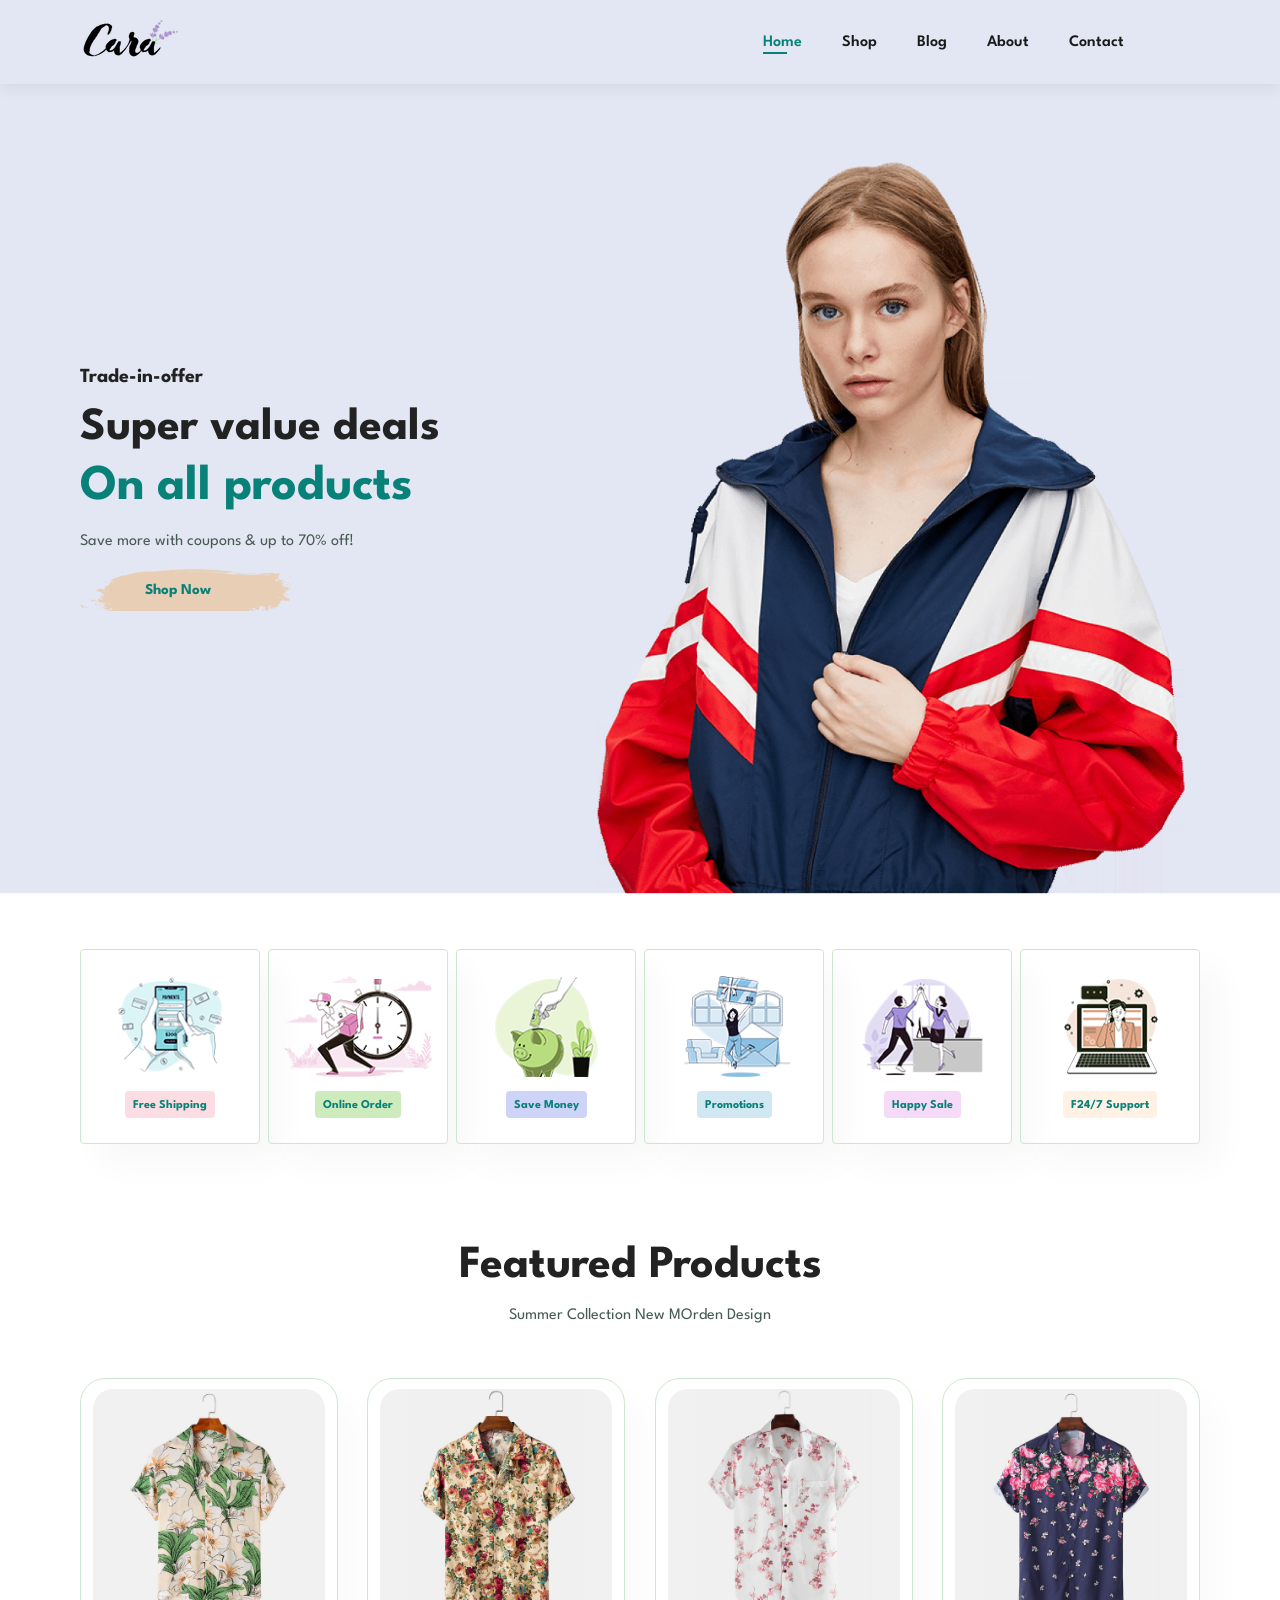
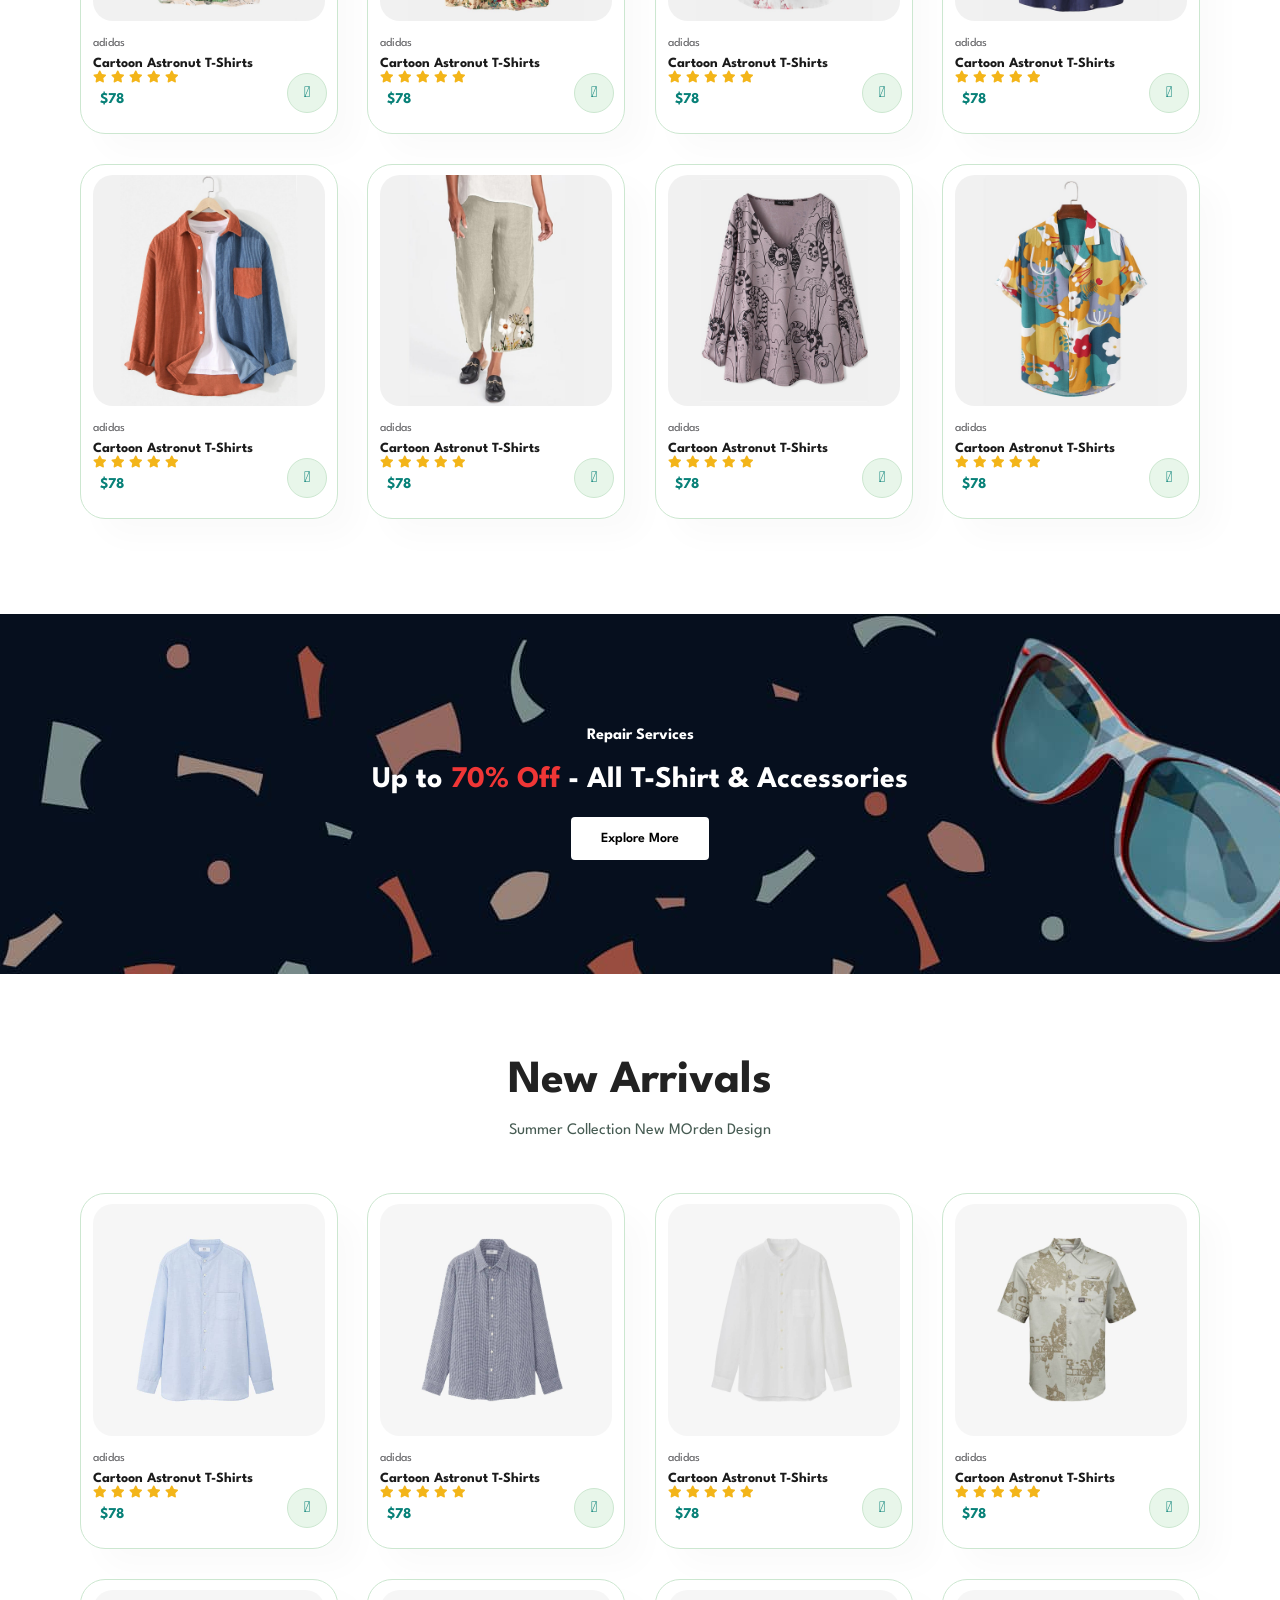
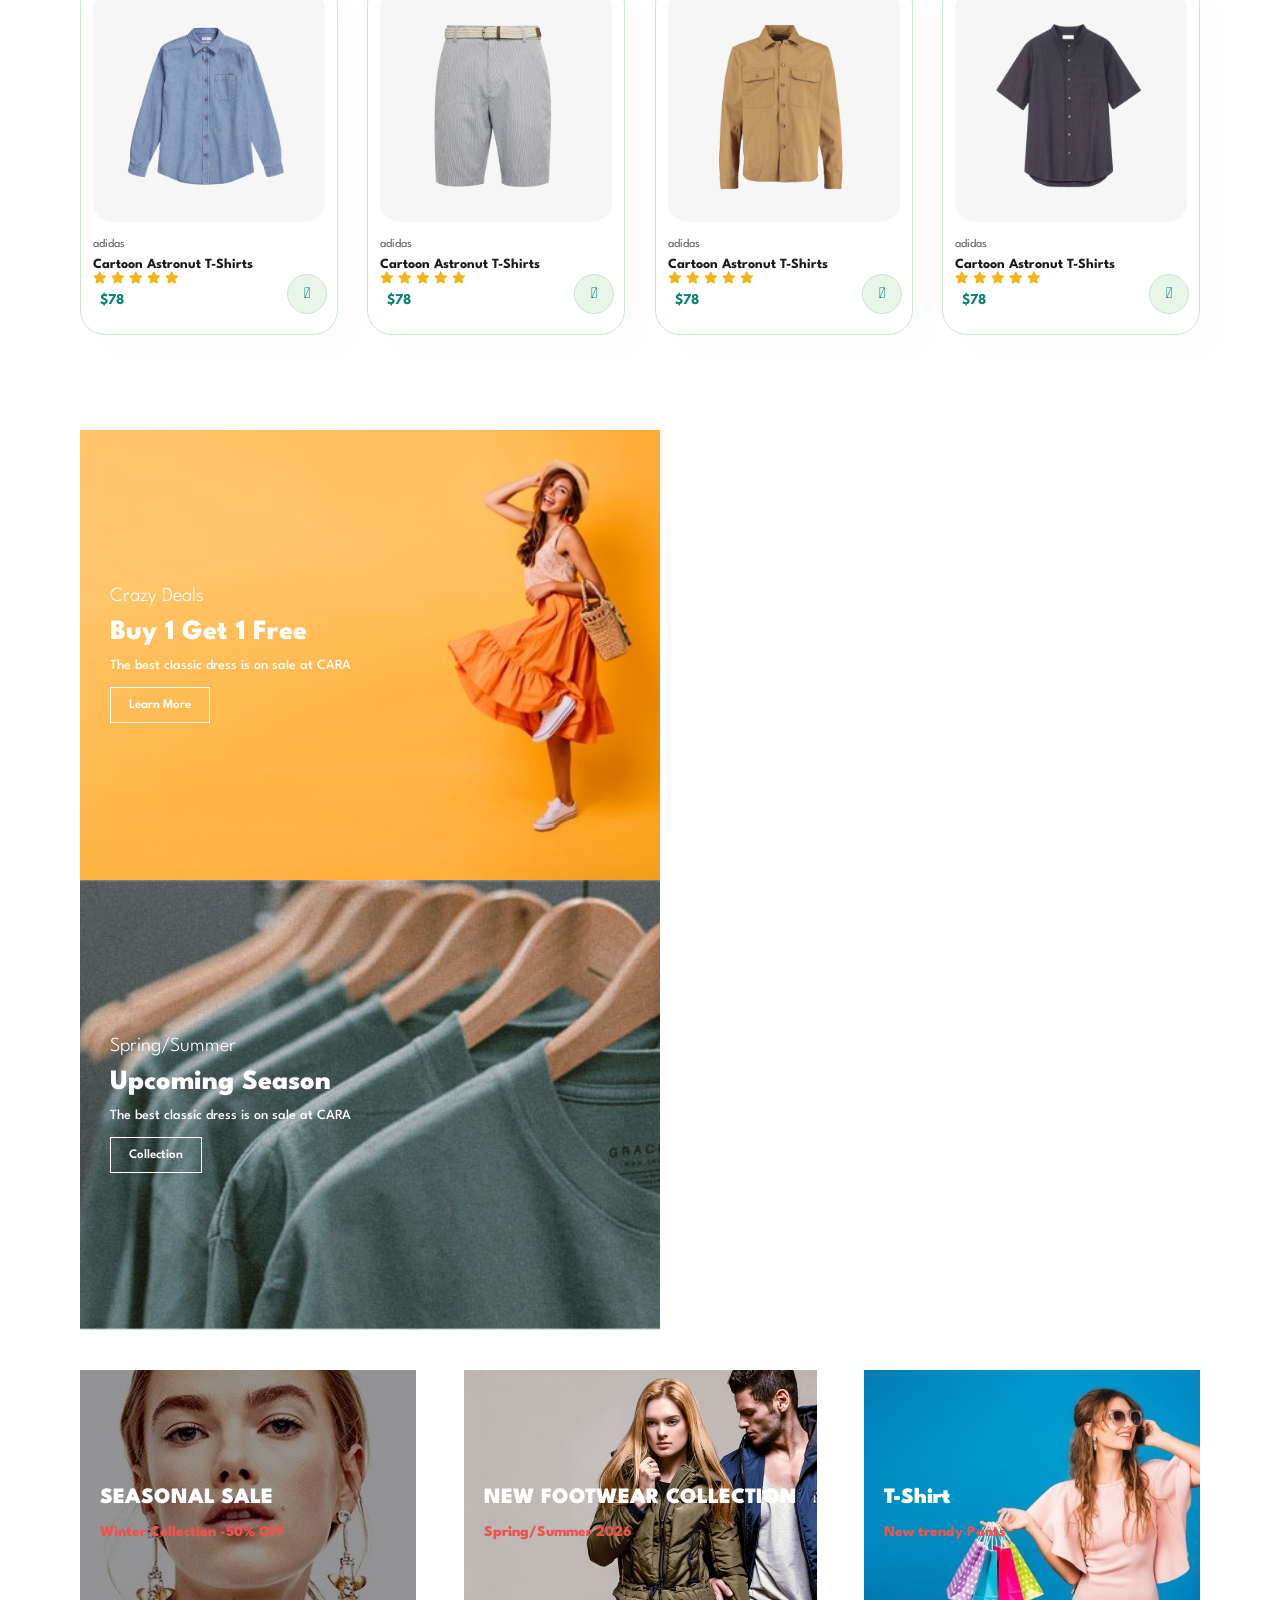
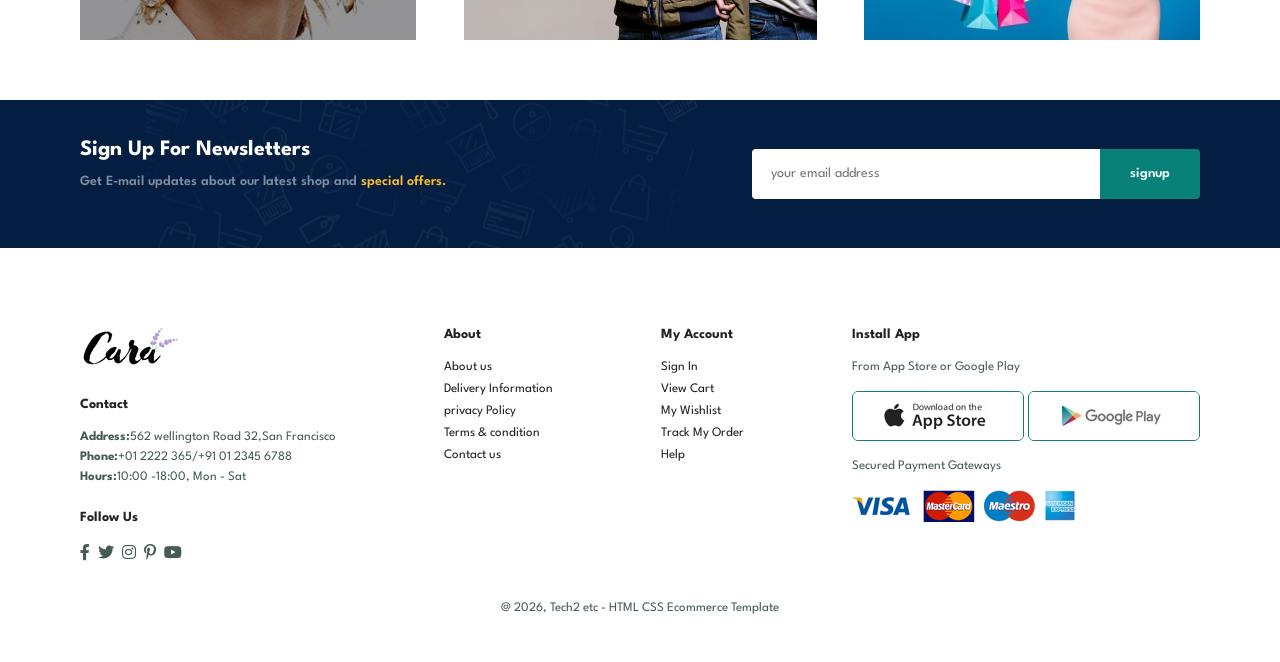
<file: Build-and-Deploy-Ecommerce-Website-main/index.html>
<!DOCTYPE html>
<html lang="en">

    <head>
        <meta charset="UTF-8">
        <meta http-equiv="X-UA-Compatible" content="IE=edge">
        <meta name="viewport" content="width=device-width, initial-scale=1.0">
        <title>Tech2etc Ecommerce Tutorial</title>
        <link rel="stylesheet" href="https://pro.fontawesome.com/releases/v5.10.0/css/all.css" />

        <link rel="stylesheet" href="style.css">
    </head>

    <body>
        <section id ="header">
            <a href="#"><img src="img/logo.png" class="logo" alt=""></a>

            <div >
                <ul id="navbar">
                    <li><a class="active" href="index.html">Home</a></li>
                    <li><a href="shop.html">Shop</a></li>
                    <li><a href="blog.html">Blog</a></li>
                    <li><a href="about.html">About</a></li>
                    <li><a href="contact.html">Contact</a></li>
                    <li id="lg-bag"><a href="cart.html"><i class="far fa-shopping-bag"></i></a></li>
                    <a href="#" id="close"><i class="far fa-times"></i></a>
                </ul>
            </div>
            <div id="mobile">
                <a href="cart.html"><i class="far fa-shopping-bag"></i></a>
                <i id="bar" class="fas fa-outdent"></i>
            </div>
        </section>

        <section id="hero">
            <h4>Trade-in-offer</h4>
            <h2>Super value deals</h2>
            <h1>On all products</h1>
            <p>Save more with coupons & up to 70% off! </p>
            <button>Shop Now</button>
        </section>


        <section id="feature" class="section-p1">
            <div class="fe-box">
                <img src="img/features/f1.png" alt="">
                <h6>Free Shipping</h6>
            </div>
             <div class="fe-box">
                <img src="img/features/f2.png" alt="">
                <h6>Online Order</h6>
            </div>
             <div class="fe-box">
                <img src="img/features/f3.png" alt="">
                <h6>Save Money</h6>
            </div>
             <div class="fe-box">
                <img src="img/features/f4.png" alt="">
                <h6>Promotions</h6>
            </div>
             <div class="fe-box">
                <img src="img/features/f5.png" alt="">
                <h6>Happy Sale</h6>
            </div>
             <div class="fe-box">
                <img src="img/features/f6.png" alt="">
                <h6>F24/7 Support</h6>
            </div>
        </section>

        <section id="product1" class="section-p1">
            <h2>Featured Products</h2>
            <p>Summer Collection New MOrden Design</p>
            <div class="pro-container">
                <div class="pro">
                    <img src="img/products/f2.jpg" alt="">
                    <div class="des">
                        <span>adidas</span>
                        <h5>Cartoon Astronut T-Shirts</h5>
                        <div class="star">
                            <i class="fas fa-star"></i>
                            <i class="fas fa-star"></i>
                            <i class="fas fa-star"></i>
                            <i class="fas fa-star"></i>
                            <i class="fas fa-star"></i>
                        </div>
                        <h4>$78</h4>
                    </div>
                    <a href="#"><i class="fal fa-shopping-cart cart"></i></a>
                </div>
                <div class="pro">
                    <img src="img/products/f3.jpg" alt="">
                    <div class="des">
                        <span>adidas</span>
                        <h5>Cartoon Astronut T-Shirts</h5>
                        <div class="star">
                            <i class="fas fa-star"></i>
                            <i class="fas fa-star"></i>
                            <i class="fas fa-star"></i>
                            <i class="fas fa-star"></i>
                            <i class="fas fa-star"></i>
                        </div>
                        <h4>$78</h4>
                    </div>
                    <a href="#"><i class="fal fa-shopping-cart cart"></i></a>
                </div>
                <div class="pro">
                    <img src="img/products/f4.jpg" alt="">
                    <div class="des">
                        <span>adidas</span>
                        <h5>Cartoon Astronut T-Shirts</h5>
                        <div class="star">
                            <i class="fas fa-star"></i>
                            <i class="fas fa-star"></i>
                            <i class="fas fa-star"></i>
                            <i class="fas fa-star"></i>
                            <i class="fas fa-star"></i>
                        </div>
                        <h4>$78</h4>
                    </div>
                    <a href="#"><i class="fal fa-shopping-cart cart"></i></a>
                </div>
                <div class="pro">
                    <img src="img/products/f5.jpg" alt="">
                    <div class="des">
                        <span>adidas</span>
                        <h5>Cartoon Astronut T-Shirts</h5>
                        <div class="star">
                            <i class="fas fa-star"></i>
                            <i class="fas fa-star"></i>
                            <i class="fas fa-star"></i>
                            <i class="fas fa-star"></i>
                            <i class="fas fa-star"></i>
                        </div>
                        <h4>$78</h4>
                    </div>
                    <a href="#"><i class="fal fa-shopping-cart cart"></i></a>
                </div>
                <div class="pro">
                    <img src="img/products/f6.jpg" alt="">
                    <div class="des">
                        <span>adidas</span>
                        <h5>Cartoon Astronut T-Shirts</h5>
                        <div class="star">
                            <i class="fas fa-star"></i>
                            <i class="fas fa-star"></i>
                            <i class="fas fa-star"></i>
                            <i class="fas fa-star"></i>
                            <i class="fas fa-star"></i>
                        </div>
                        <h4>$78</h4>
                    </div>
                    <a href="#"><i class="fal fa-shopping-cart cart"></i></a>
                </div>
                <div class="pro">
                    <img src="img/products/f7.jpg" alt="">
                    <div class="des">
                        <span>adidas</span>
                        <h5>Cartoon Astronut T-Shirts</h5>
                        <div class="star">
                            <i class="fas fa-star"></i>
                            <i class="fas fa-star"></i>
                            <i class="fas fa-star"></i>
                            <i class="fas fa-star"></i>
                            <i class="fas fa-star"></i>
                        </div>
                        <h4>$78</h4>
                    </div>
                    <a href="#"><i class="fal fa-shopping-cart cart"></i></a>
                </div>
                <div class="pro">
                    <img src="img/products/f8.jpg" alt="">
                    <div class="des">
                        <span>adidas</span>
                        <h5>Cartoon Astronut T-Shirts</h5>
                        <div class="star">
                            <i class="fas fa-star"></i>
                            <i class="fas fa-star"></i>
                            <i class="fas fa-star"></i>
                            <i class="fas fa-star"></i>
                            <i class="fas fa-star"></i>
                        </div>
                        <h4>$78</h4>
                    </div>
                    <a href="#"><i class="fal fa-shopping-cart cart"></i></a>
                </div>
                <div class="pro">
                    <img src="img/products/f1.jpg" alt="">
                    <div class="des">
                        <span>adidas</span>
                        <h5>Cartoon Astronut T-Shirts</h5>
                        <div class="star">
                            <i class="fas fa-star"></i>
                            <i class="fas fa-star"></i>
                            <i class="fas fa-star"></i>
                            <i class="fas fa-star"></i>
                            <i class="fas fa-star"></i>
                        </div>
                        <h4>$78</h4>
                    </div>
                    <a href="#"><i class="fal fa-shopping-cart cart"></i></a>
                </div>
            </div>
        </section>

        <section id="banner" class="section-m1">
            <h4>Repair Services</h4>
            <h2>Up to <span>70% Off</span> - All T-Shirt & Accessories</h2>
            <button class="normal">Explore More</button>
        </section>

        <section id="product1" class="section-p1">
            <h2>New Arrivals</h2>
            <p>Summer Collection New MOrden Design</p>
            <div class="pro-container">
                <div class="pro">
                    <img src="img/products/n1.jpg" alt="">
                    <div class="des">
                        <span>adidas</span>
                        <h5>Cartoon Astronut T-Shirts</h5>
                        <div class="star">
                            <i class="fas fa-star"></i>
                            <i class="fas fa-star"></i>
                            <i class="fas fa-star"></i>
                            <i class="fas fa-star"></i>
                            <i class="fas fa-star"></i>
                        </div>
                        <h4>$78</h4>
                    </div>
                    <a href="#"><i class="fal fa-shopping-cart cart"></i></a>
                </div>
                <div class="pro">
                    <img src="img/products/n2.jpg" alt="">
                    <div class="des">
                        <span>adidas</span>
                        <h5>Cartoon Astronut T-Shirts</h5>
                        <div class="star">
                            <i class="fas fa-star"></i>
                            <i class="fas fa-star"></i>
                            <i class="fas fa-star"></i>
                            <i class="fas fa-star"></i>
                            <i class="fas fa-star"></i>
                        </div>
                        <h4>$78</h4>
                    </div>
                    <a href="#"><i class="fal fa-shopping-cart cart"></i></a>
                </div>
                <div class="pro">
                    <img src="img/products/n3.jpg" alt="">
                    <div class="des">
                        <span>adidas</span>
                        <h5>Cartoon Astronut T-Shirts</h5>
                        <div class="star">
                            <i class="fas fa-star"></i>
                            <i class="fas fa-star"></i>
                            <i class="fas fa-star"></i>
                            <i class="fas fa-star"></i>
                            <i class="fas fa-star"></i>
                        </div>
                        <h4>$78</h4>
                    </div>
                    <a href="#"><i class="fal fa-shopping-cart cart"></i></a>
                </div>
                <div class="pro">
                    <img src="img/products/n4.jpg" alt="">
                    <div class="des">
                        <span>adidas</span>
                        <h5>Cartoon Astronut T-Shirts</h5>
                        <div class="star">
                            <i class="fas fa-star"></i>
                            <i class="fas fa-star"></i>
                            <i class="fas fa-star"></i>
                            <i class="fas fa-star"></i>
                            <i class="fas fa-star"></i>
                        </div>
                        <h4>$78</h4>
                    </div>
                    <a href="#"><i class="fal fa-shopping-cart cart"></i></a>
                </div>
                <div class="pro">
                    <img src="img/products/n5.jpg" alt="">
                    <div class="des">
                        <span>adidas</span>
                        <h5>Cartoon Astronut T-Shirts</h5>
                        <div class="star">
                            <i class="fas fa-star"></i>
                            <i class="fas fa-star"></i>
                            <i class="fas fa-star"></i>
                            <i class="fas fa-star"></i>
                            <i class="fas fa-star"></i>
                        </div>
                        <h4>$78</h4>
                    </div>
                    <a href="#"><i class="fal fa-shopping-cart cart"></i></a>
                </div>
                <div class="pro">
                    <img src="img/products/n6.jpg" alt="">
                    <div class="des">
                        <span>adidas</span>
                        <h5>Cartoon Astronut T-Shirts</h5>
                        <div class="star">
                            <i class="fas fa-star"></i>
                            <i class="fas fa-star"></i>
                            <i class="fas fa-star"></i>
                            <i class="fas fa-star"></i>
                            <i class="fas fa-star"></i>
                        </div>
                        <h4>$78</h4>
                    </div>
                    <a href="#"><i class="fal fa-shopping-cart cart"></i></a>
                </div>
                <div class="pro">
                    <img src="img/products/n7.jpg" alt="">
                    <div class="des">
                        <span>adidas</span>
                        <h5>Cartoon Astronut T-Shirts</h5>
                        <div class="star">
                            <i class="fas fa-star"></i>
                            <i class="fas fa-star"></i>
                            <i class="fas fa-star"></i>
                            <i class="fas fa-star"></i>
                            <i class="fas fa-star"></i>
                        </div>
                        <h4>$78</h4>
                    </div>
                    <a href="#"><i class="fal fa-shopping-cart cart"></i></a>
                </div>
                <div class="pro">
                    <img src="img/products/n8.jpg" alt="">
                    <div class="des">
                        <span>adidas</span>
                        <h5>Cartoon Astronut T-Shirts</h5>
                        <div class="star">
                            <i class="fas fa-star"></i>
                            <i class="fas fa-star"></i>
                            <i class="fas fa-star"></i>
                            <i class="fas fa-star"></i>
                            <i class="fas fa-star"></i>
                        </div>
                        <h4>$78</h4>
                    </div>
                    <a href="#"><i class="fal fa-shopping-cart cart"></i></a>
                </div>
            </div>
        </section>

        <section id="sm-banner" class="section-p1">
            <div class="banner-box">
                <h4>Crazy Deals</h4>
                <h2>Buy 1 Get 1 Free</h2>
                <span>The best classic dress is on sale at CARA</span>
                <button class="white">Learn More</button>
            </div>
            <div class="banner-box banner-box2">
                <h4>Spring/Summer</h4>
                <h2>Upcoming Season</h2>
                <span>The best classic dress is on sale at CARA</span>
                <button class="white">Collection</button>
            </div>
        </section>

        <section id="banner3">
            <div class="banner-box">
                <h2>SEASONAL SALE</h2>
                <h3>Winter Collection -50% OFF</h3>
            </div>
            <div class="banner-box banner-box2">
                <h2>NEW FOOTWEAR COLLECTION</h2>
                <h3>Spring/Summer 2026</h3>
            </div>
            <div class="banner-box banner-box3">
                <h2>T-Shirt</h2>
                <h3>New trendy Pants</h3>
            </div>
        </section>

        <section id="newsletter" class="section-p1 section-m1">
            <div class="newstext">
                <h4>Sign Up For Newsletters</h4>
                <p>Get E-mail updates about our latest shop and <span>special offers.</span></p>
            </div>
            <div class="form">
                <input type="text" placeholder="your email address">
                <button class="normal">signup</button>
            </div>
        </section>

         <footer class="section-p1">
            <div class="col">
                <img class="logo" src="img/logo.png" alt="">
                <h4>Contact</h4>
                <p><strong>Address:</strong>562 wellington Road 32,San Francisco</p>
                <p><strong>Phone:</strong>+01 2222 365/+91 01 2345 6788</p>
                <p><strong>Hours:</strong>10:00 -18:00, Mon - Sat</p>
                <div class="follow">
                    <h4>Follow Us</h4>
                    <div class="icon">
                        <i class="fab fa-facebook-f"></i>
                        <i class="fab fa-twitter"></i>
                        <i class="fab fa-instagram"></i>
                        <i class="fab fa-pinterest-p"></i>
                        <i class="fab fa-youtube"></i>
                    </div>
                </div>
            </div>

            <div class="col">
                <h4>About</h4>
                <a href="#">About us</a>
                <a href="#">Delivery Information</a>
                <a href="#">privacy Policy</a>
                <a href="#">Terms & condition</a>
                <a href="#">Contact us</a>
            </div>
            <div class="col">
                <h4>My Account</h4>
                <a href="#">Sign In</a>
                <a href="#">View Cart</a>
                <a href="#">My Wishlist</a>
                <a href="#">Track My Order</a>
                <a href="#">Help</a>
            </div>

            <div class="col install">
                <h4>Install App</h4>
                <p>From App Store or Google Play</p>
                <div class="row">
                    <img src="img/pay/app.jpg" alt="">
                    <img src="img/pay/play.jpg" alt="">
                </div>
                <p>Secured Payment Gateways</p>
                <img src="img/pay/pay.png" alt="">
            </div>

            <div class="copyright">
                <p>@ 2026, Tech2 etc - HTML CSS Ecommerce Template</p>
            </div>
         </footer>

        <script src="script.js"></script>
    </body>

</html>
</file>
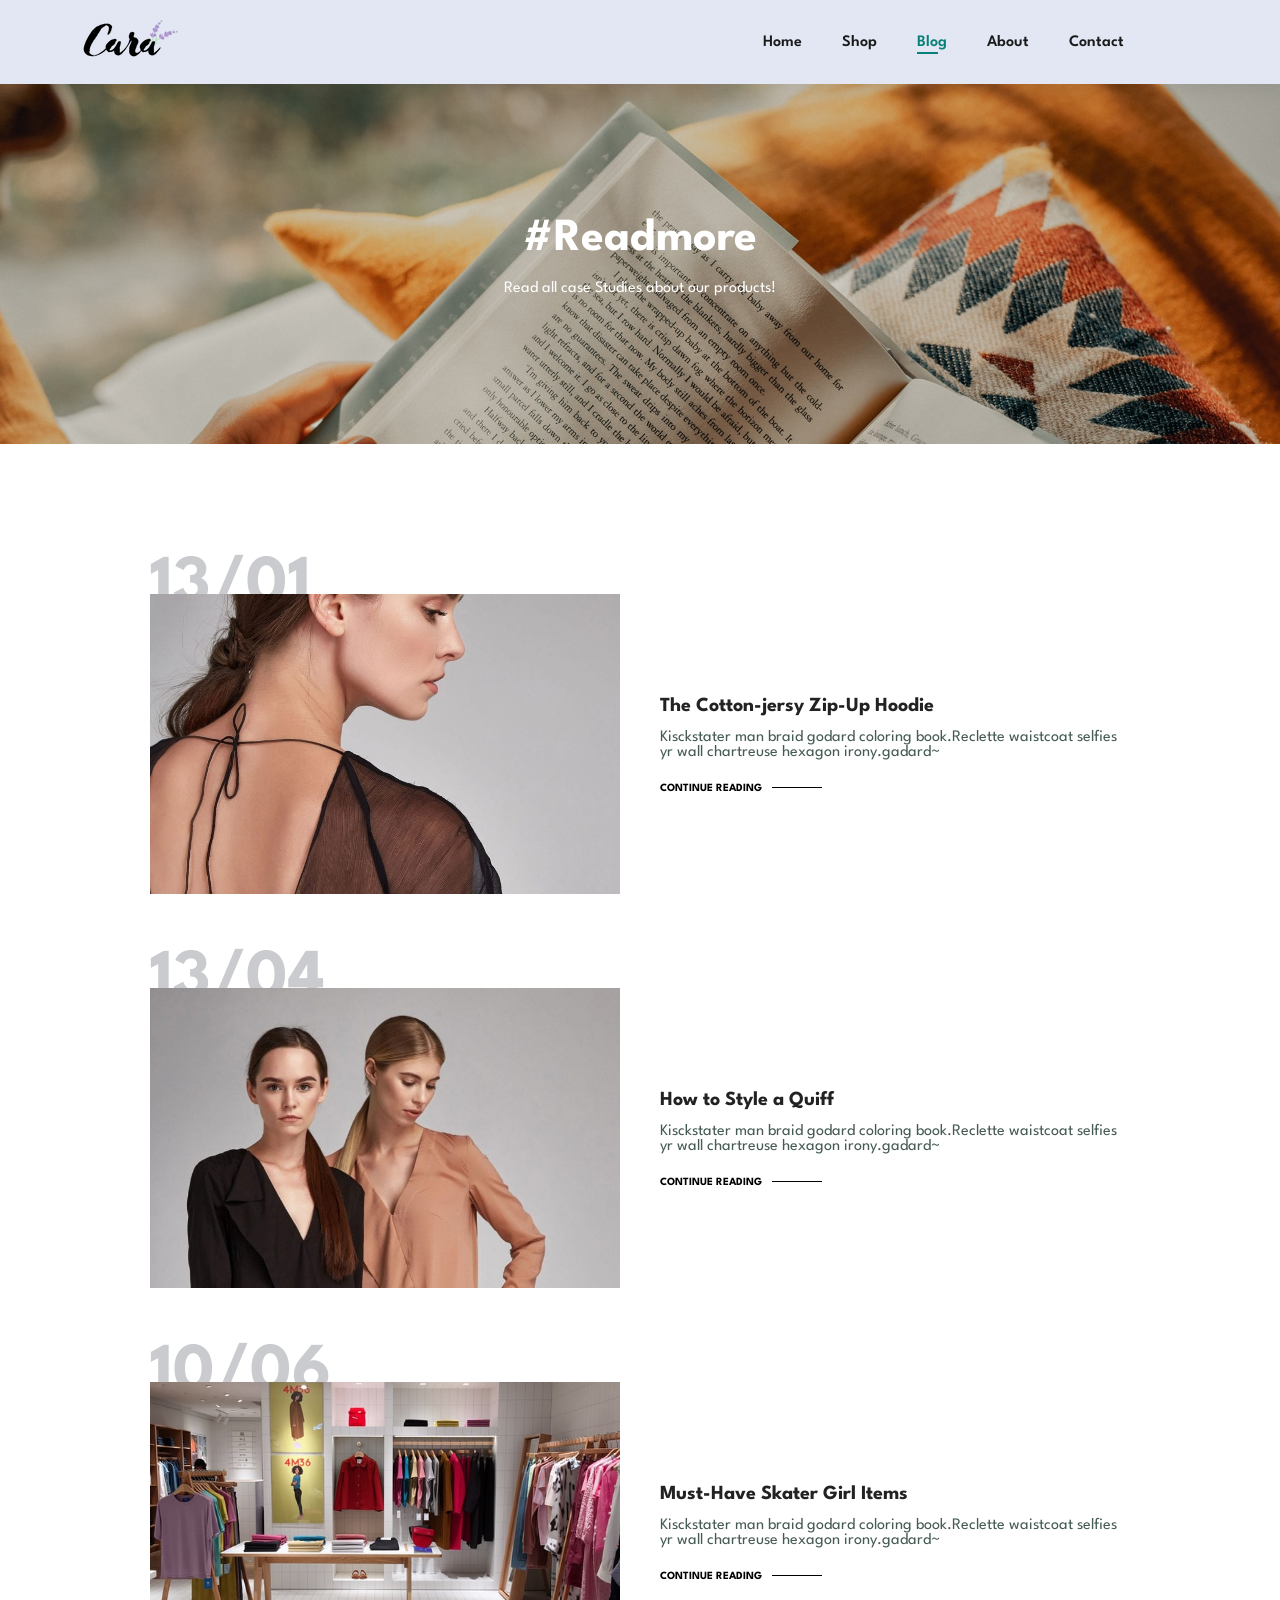
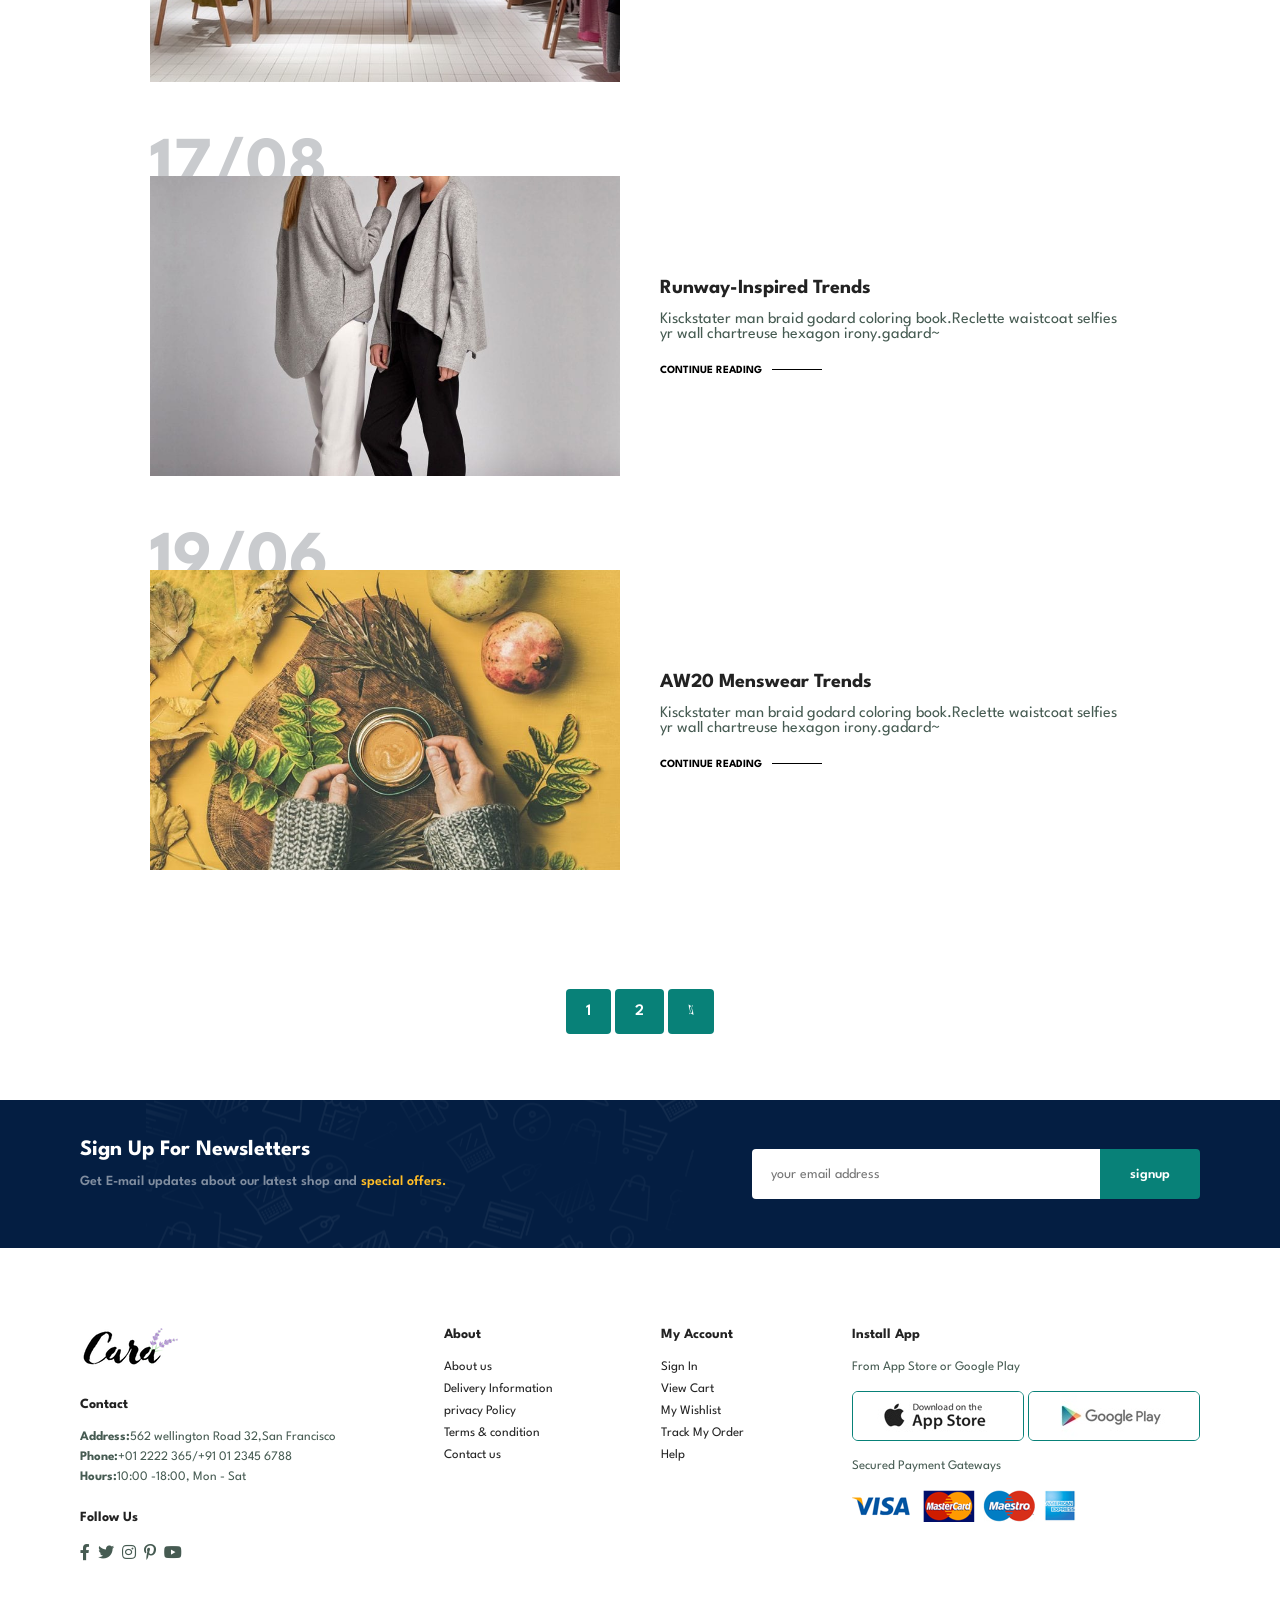
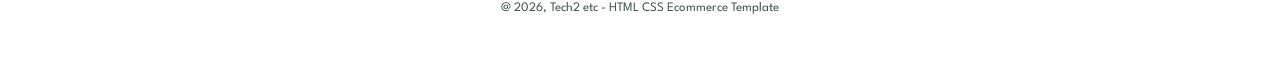
<file: Build-and-Deploy-Ecommerce-Website-main/blog.html>
<!DOCTYPE html>
<html lang="en">

    <head>
        <meta charset="UTF-8">
        <meta http-equiv="X-UA-Compatible" content="IE=edge">
        <meta name="viewport" content="width=device-width, initial-scale=1.0">
        <title>Tech2etc Ecommerce Tutorial</title>
        <link rel="stylesheet" href="https://pro.fontawesome.com/releases/v5.10.0/css/all.css" />

        <link rel="stylesheet" href="style.css">
    </head>

    <body>
        <section id ="header">
            <a href="#"><img src="img/logo.png" class="logo" alt=""></a>

            <div >
                <ul id="navbar">
                    <li><a href="index.html">Home</a></li>
                    <li><a href="shop.html">Shop</a></li>
                    <li><a class="active" href="blog.html">Blog</a></li>
                    <li><a href="about.html">About</a></li>
                    <li><a href="contact.html">Contact</a></li>
                    <li id="lg-bag"><a href="cart.html"><i class="far fa-shopping-bag"></i></a></li>
                    <a href="#" id="close"><i class="far fa-times"></i></a>
                </ul>
            </div>
            <div id="mobile">
                <a href="cart.html"><i class="far fa-shopping-bag"></i></a>
                <i id="bar" class="fas fa-outdent"></i>
            </div>
        </section>

        <section id="page-header" class="blog-header">
            
            <h2>#Readmore</h2>
            
            <p>Read all case Studies about our products! </p>
            
        </section>

        <section id="blog">
            <div class="blog-box">
                <div class="blog-img">
                    <img src="img/blog/b1.jpg" alt="">
                </div>
                <div class="blog-details">
                    <h4>The Cotton-jersy Zip-Up Hoodie</h4>
                    <p>Kisckstater man braid godard coloring book.Reclette waistcoat selfies yr wall chartreuse hexagon irony.gadard~ </p>
                    <a href="#">CONTINUE READING</a>
                </div>
                <h1>13/01</h1>
            </div>
             <div class="blog-box">
                <div class="blog-img">
                    <img src="img/blog/b2.jpg" alt="">
                </div>
                <div class="blog-details">
                    <h4>How to Style a Quiff</h4>
                    <p>Kisckstater man braid godard coloring book.Reclette waistcoat selfies yr wall chartreuse hexagon irony.gadard~ </p>
                    <a href="#">CONTINUE READING</a>
                </div>
                <h1>13/04</h1>
            </div>
             <div class="blog-box">
                <div class="blog-img">
                    <img src="img/blog/b3.jpg" alt="">
                </div>
                <div class="blog-details">
                    <h4>Must-Have Skater Girl Items</h4>
                    <p>Kisckstater man braid godard coloring book.Reclette waistcoat selfies yr wall chartreuse hexagon irony.gadard~ </p>
                    <a href="#">CONTINUE READING</a>
                </div>
                <h1>10/06</h1>
            </div>
             <div class="blog-box">
                <div class="blog-img">
                    <img src="img/blog/b4.jpg" alt="">
                </div>
                <div class="blog-details">
                    <h4>Runway-Inspired Trends</h4>
                    <p>Kisckstater man braid godard coloring book.Reclette waistcoat selfies yr wall chartreuse hexagon irony.gadard~ </p>
                    <a href="#">CONTINUE READING</a>
                </div>
                <h1>17/08</h1>
            </div>
             <div class="blog-box">
                <div class="blog-img">
                    <img src="img/blog/b6.jpg" alt="">
                </div>
                <div class="blog-details">
                    <h4>AW20 Menswear Trends</h4>
                    <p>Kisckstater man braid godard coloring book.Reclette waistcoat selfies yr wall chartreuse hexagon irony.gadard~ </p>
                    <a href="#">CONTINUE READING</a>
                </div>
                <h1>19/06</h1>
            </div>
        </section>

        <section id="pagination" class="section-p1">
            <a href="#">1</a>
            <a href="#">2</a>
            <a href="#"><i class="fal fa-long-arrow-alt-right"></i></a>

        </section>

        <section id="newsletter" class="section-p1 section-m1">
            <div class="newstext">
                <h4>Sign Up For Newsletters</h4>
                <p>Get E-mail updates about our latest shop and <span>special offers.</span></p>
            </div>
            <div class="form">
                <input type="text" placeholder="your email address">
                <button class="normal">signup</button>
            </div>
        </section>

         <footer class="section-p1">
            <div class="col">
                <img class="logo" src="img/logo.png" alt="">
                <h4>Contact</h4>
                <p><strong>Address:</strong>562 wellington Road 32,San Francisco</p>
                <p><strong>Phone:</strong>+01 2222 365/+91 01 2345 6788</p>
                <p><strong>Hours:</strong>10:00 -18:00, Mon - Sat</p>
                <div class="follow">
                    <h4>Follow Us</h4>
                    <div class="icon">
                        <i class="fab fa-facebook-f"></i>
                        <i class="fab fa-twitter"></i>
                        <i class="fab fa-instagram"></i>
                        <i class="fab fa-pinterest-p"></i>
                        <i class="fab fa-youtube"></i>
                    </div>
                </div>
            </div>

            <div class="col">
                <h4>About</h4>
                <a href="#">About us</a>
                <a href="#">Delivery Information</a>
                <a href="#">privacy Policy</a>
                <a href="#">Terms & condition</a>
                <a href="#">Contact us</a>
            </div>
            <div class="col">
                <h4>My Account</h4>
                <a href="#">Sign In</a>
                <a href="#">View Cart</a>
                <a href="#">My Wishlist</a>
                <a href="#">Track My Order</a>
                <a href="#">Help</a>
            </div>

            <div class="col install">
                <h4>Install App</h4>
                <p>From App Store or Google Play</p>
                <div class="row">
                    <img src="img/pay/app.jpg" alt="">
                    <img src="img/pay/play.jpg" alt="">
                </div>
                <p>Secured Payment Gateways</p>
                <img src="img/pay/pay.png" alt="">
            </div>

            <div class="copyright">
                <p>@ 2026, Tech2 etc - HTML CSS Ecommerce Template</p>
            </div>
         </footer>

        <script src="script.js"></script>
    </body>

</html>
</file>
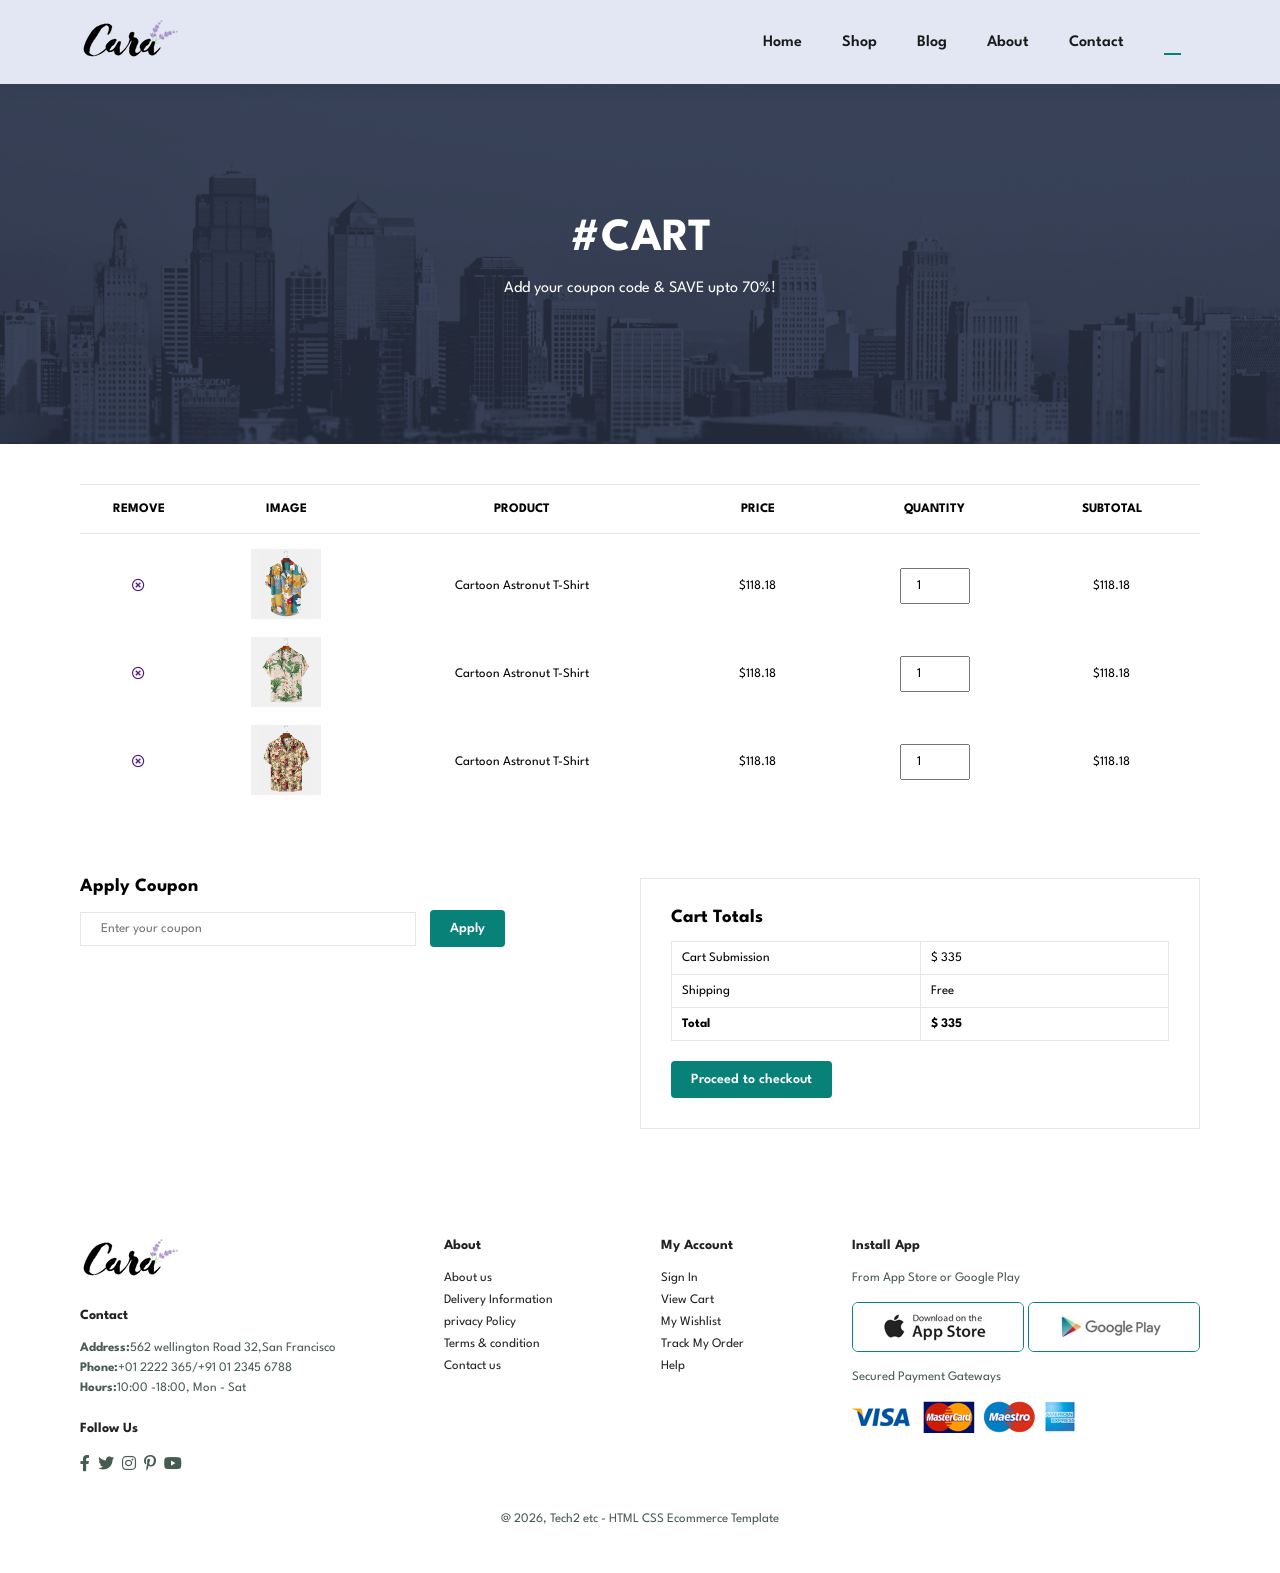
<file: Build-and-Deploy-Ecommerce-Website-main/cart.html>
<!DOCTYPE html>
<html lang="en">

    <head>
        <meta charset="UTF-8">
        <meta http-equiv="X-UA-Compatible" content="IE=edge">
        <meta name="viewport" content="width=device-width, initial-scale=1.0">
        <title>Tech2etc Ecommerce Tutorial</title>
        <link rel="stylesheet" href="https://pro.fontawesome.com/releases/v5.10.0/css/all.css" />

        <link rel="stylesheet" href="style.css">
    </head>

    <body>
        <section id ="header">
            <a href="#"><img src="img/logo.png" class="logo" alt=""></a>

            <div >
                <ul id="navbar">
                    <li><a href="index.html">Home</a></li>
                    <li><a href="shop.html">Shop</a></li>
                    <li><a href="blog.html">Blog</a></li>
                    <li><a href="about.html">About</a></li>
                    <li><a href="contact.html">Contact</a></li>
                    <li id="lg-bag"><a class="active" href="cart.html"><i class="far fa-shopping-bag"></i></a></li>
                    <a href="#" id="close"><i class="far fa-times"></i></a>
                </ul>
            </div>
            <div id="mobile">
                <a href="cart.html"><i class="far fa-shopping-bag"></i></a>
                <i id="bar" class="fas fa-outdent"></i>
            </div>
        </section>

        <section id="page-header" class="about-header">
            
            <h2>#CART</h2>
            
            <p>Add your coupon code & SAVE upto 70%!</p>
            
        </section>

        <section id="cart" class="section-p1">
            <table width="100%">
                <thead>
                    <tr>
                        <td>Remove</td>
                        <td>Image</td>
                        <td>Product</td>
                        <td>Price</td>
                        <td>Quantity</td>
                        <td>Subtotal</td>
                    </tr>
                </thead>
                <tbody>
                    <tr>
                        <td><a href=""><i class="far fa-times-circle"></i></a></td>
                        <td><img src="img/products/f1.jpg" alt=""></td>
                        <td>Cartoon Astronut T-Shirt</td>
                        <td>$118.18</td>
                        <td><input type="number" value="1"></td>
                        <td>$118.18</td>
                    </tr>
                     <tr>
                        <td><a href=""><i class="far fa-times-circle"></i></a></td>
                        <td><img src="img/products/f2.jpg" alt=""></td>
                        <td>Cartoon Astronut T-Shirt</td>
                        <td>$118.18</td>
                        <td><input type="number" value="1"></td>
                        <td>$118.18</td>
                    </tr>
                     <tr>
                        <td><a href=""><i class="far fa-times-circle"></i></a></td>
                        <td><img src="img/products/f3.jpg" alt=""></td>
                        <td>Cartoon Astronut T-Shirt</td>
                        <td>$118.18</td>
                        <td><input type="number" value="1"></td>
                        <td>$118.18</td>
                    </tr>
                </tbody>
            </table>
        </section>

        <section id="cart-add" class="section-p1">
            <div id="coupon">
                <h3>Apply Coupon</h3>
                <div>
                    <input type="text" placeholder="Enter your coupon">
                    <button class="normal">Apply</button>
                </div>
            </div>

            <div id="subtotal">
                <h3>Cart Totals</h3>
                <table>
                    <tr>
                        <td>Cart Submission</td>
                        <td>$ 335</td>
                    </tr>
                    <tr>
                        <td>Shipping</td>
                        <td>Free</td>
                    </tr>
                    <tr>
                        <td><strong>Total</strong></td>
                        <td><strong>$ 335</strong></td>
                    </tr>
                </table>
                <button class="normal">Proceed to checkout</button>
            </div>
        </section>

         <footer class="section-p1">
            <div class="col">
                <img class="logo" src="img/logo.png" alt="">
                <h4>Contact</h4>
                <p><strong>Address:</strong>562 wellington Road 32,San Francisco</p>
                <p><strong>Phone:</strong>+01 2222 365/+91 01 2345 6788</p>
                <p><strong>Hours:</strong>10:00 -18:00, Mon - Sat</p>
                <div class="follow">
                    <h4>Follow Us</h4>
                    <div class="icon">
                        <i class="fab fa-facebook-f"></i>
                        <i class="fab fa-twitter"></i>
                        <i class="fab fa-instagram"></i>
                        <i class="fab fa-pinterest-p"></i>
                        <i class="fab fa-youtube"></i>
                    </div>
                </div>
            </div>

            <div class="col">
                <h4>About</h4>
                <a href="#">About us</a>
                <a href="#">Delivery Information</a>
                <a href="#">privacy Policy</a>
                <a href="#">Terms & condition</a>
                <a href="#">Contact us</a>
            </div>
            <div class="col">
                <h4>My Account</h4>
                <a href="#">Sign In</a>
                <a href="#">View Cart</a>
                <a href="#">My Wishlist</a>
                <a href="#">Track My Order</a>
                <a href="#">Help</a>
            </div>

            <div class="col install">
                <h4>Install App</h4>
                <p>From App Store or Google Play</p>
                <div class="row">
                    <img src="img/pay/app.jpg" alt="">
                    <img src="img/pay/play.jpg" alt="">
                </div>
                <p>Secured Payment Gateways</p>
                <img src="img/pay/pay.png" alt="">
            </div>

            <div class="copyright">
                <p>@ 2026, Tech2 etc - HTML CSS Ecommerce Template</p>
            </div>
         </footer>

        <script src="script.js"></script>
    </body>

</html>
</file>
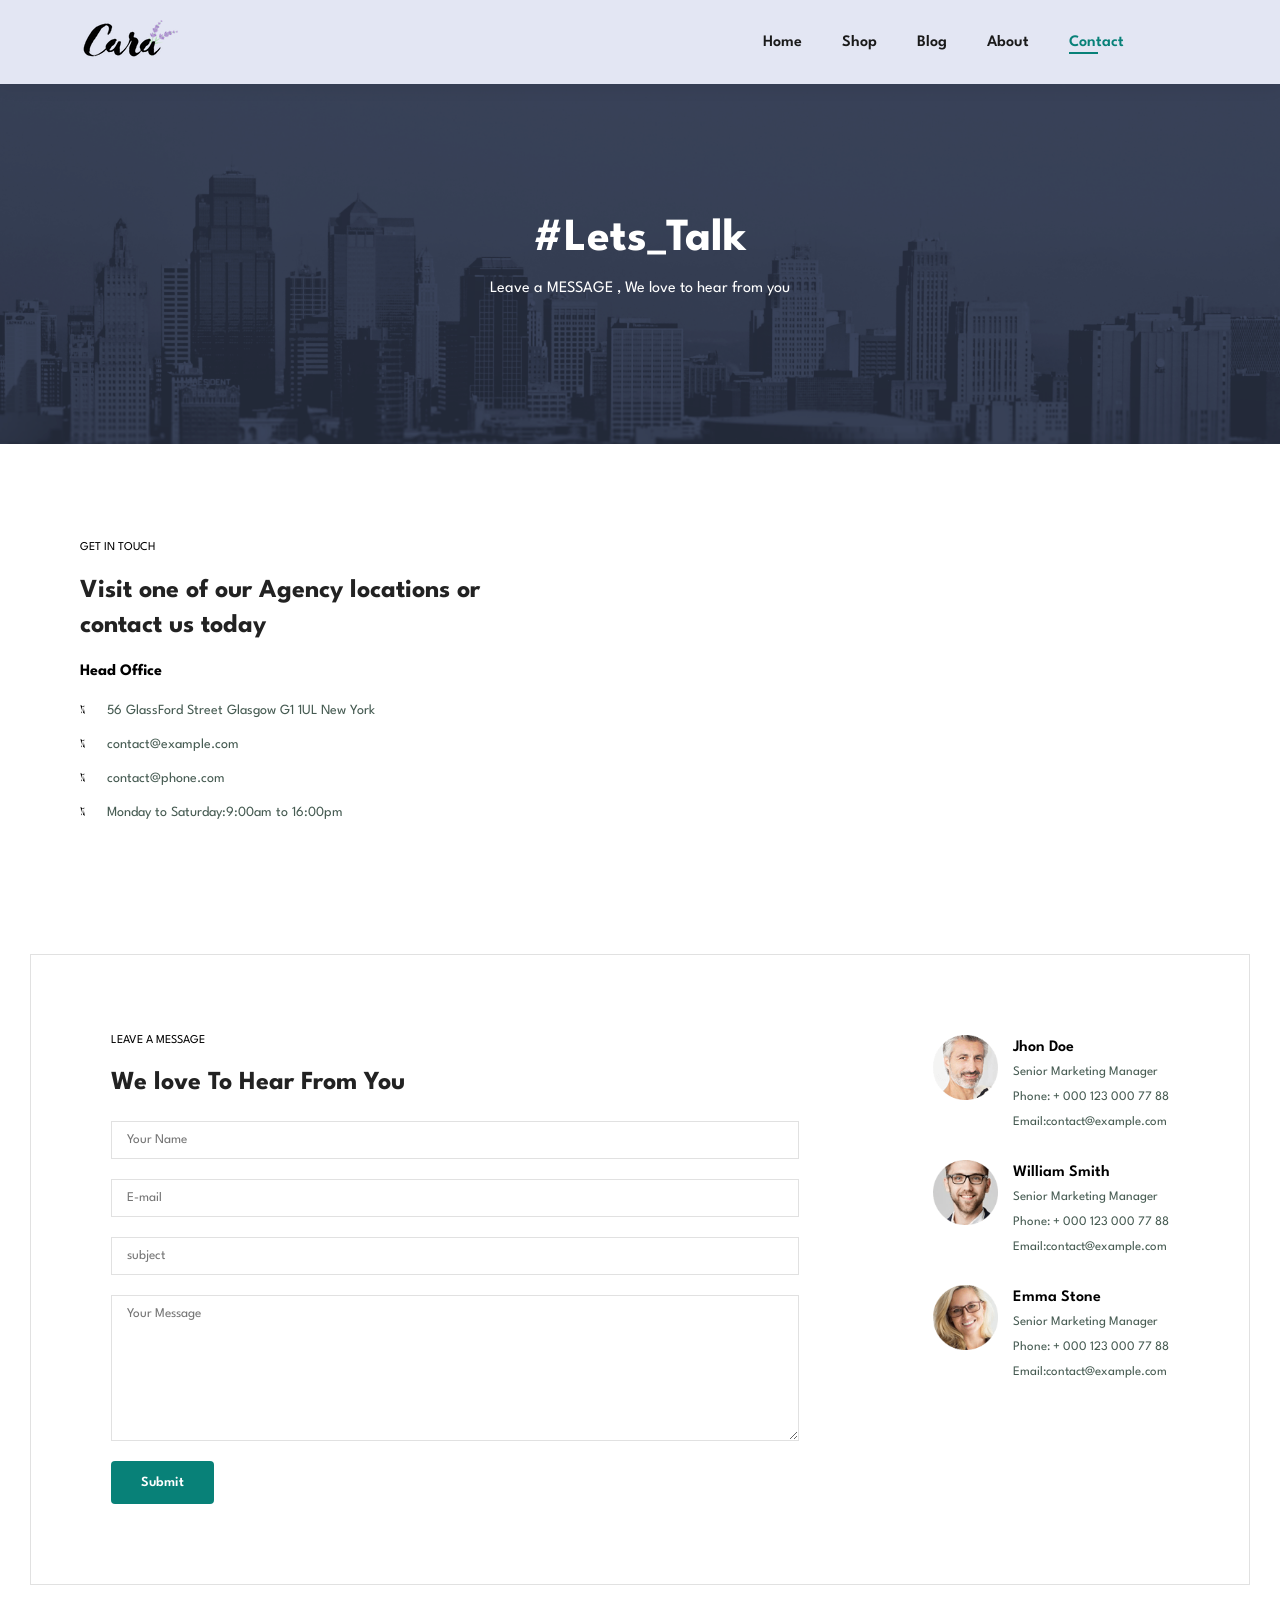
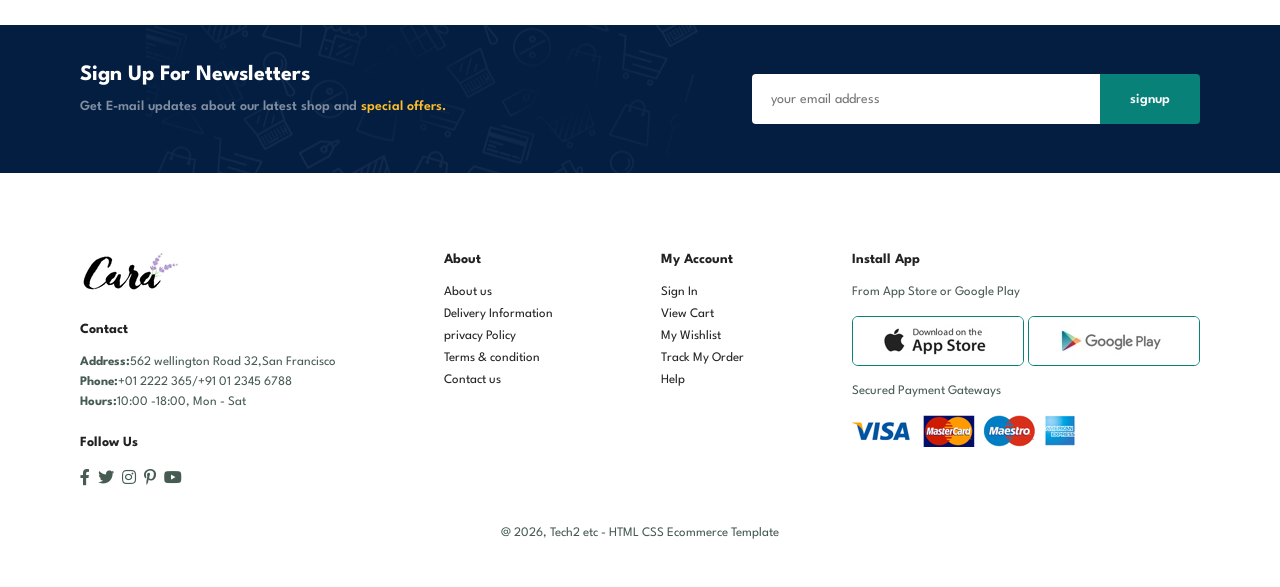
<file: Build-and-Deploy-Ecommerce-Website-main/contact.html>
<!DOCTYPE html>
<html lang="en">

    <head>
        <meta charset="UTF-8">
        <meta http-equiv="X-UA-Compatible" content="IE=edge">
        <meta name="viewport" content="width=device-width, initial-scale=1.0">
        <title>Tech2etc Ecommerce Tutorial</title>
        <link rel="stylesheet" href="https://pro.fontawesome.com/releases/v5.10.0/css/all.css" />

        <link rel="stylesheet" href="style.css">
    </head>

    <body>
        <section id ="header">
            <a href="#"><img src="img/logo.png" class="logo" alt=""></a>

            <div >
                <ul id="navbar">
                    <li><a href="index.html">Home</a></li>
                    <li><a href="shop.html">Shop</a></li>
                    <li><a href="blog.html">Blog</a></li>
                    <li><a href="about.html">About</a></li>
                    <li><a class="active" href="contact.html">Contact</a></li>
                    <li id="lg-bag"><a href="cart.html"><i class="far fa-shopping-bag"></i></a></li>
                    <a href="#" id="close"><i class="far fa-times"></i></a>
                </ul>
            </div>
            <div id="mobile">
                <a href="cart.html"><i class="far fa-shopping-bag"></i></a>
                <i id="bar" class="fas fa-outdent"></i>
            </div>
        </section>

        <section id="page-header" class="about-header">
            
            <h2>#Lets_Talk</h2>
            
            <p>Leave a MESSAGE , We love to hear from you</p>
            
        </section>

        <section id="contact-details" class="section-p1">
            <div class="details">
                <span>GET IN TOUCH</span>
                <h2>Visit one of our Agency locations or contact us today</h2>
                <h3>Head Office</h3>
                <div>
                    <li>
                        <i class="fal fa-map"></i>
                        <p>56 GlassFord Street Glasgow G1 1UL New York</p>
                    </li>
                    <li>
                        <i class="fal fa-envelope"></i>
                        <p>contact@example.com</p>
                    </li>
                    <li>
                        <i class="fal fa-phone-alt"></i>
                        <p>contact@phone.com</p>
                    </li>
                    <li>
                        <i class="fal fa-clock"></i>
                        <p>Monday to Saturday:9:00am to 16:00pm</p>
                    </li>
                </div>
            </div>

            <div class="map">
                <iframe src="https://www.google.com/maps/embed?pb=!1m18!1m12!1m3!1d2469.6872164482324!2d-1.2570928233354655!3d51.75704287187115!2m3!1f0!2f0!3f0!3m2!1i1024!2i768!4f13.1!3m3!1m2!1s0x4876c6a9ef8c485b%3A0xd2ff1883a001afed!2sUniversity%20of%20Oxford!5e0!3m2!1sen!2sin!4v1775295532992!5m2!1sen!2sin" width="600" height="450" style="border:0;" allowfullscreen="" loading="lazy" referrerpolicy="no-referrer-when-downgrade"></iframe>
            </div>
        </section>

        <section id="form-details">
            <form action="">
                <span>LEAVE A MESSAGE</span>
                <h2>We love To Hear From You</h2>
                <input type="text" placeholder="Your Name">
                <input type="text" placeholder="E-mail">
                <input type="text" placeholder="subject">
                <textarea name="" id="" cols="30" rows="10" placeholder="Your Message"></textarea>
                <button class="normal">Submit</button>
            </form>

            <div class="people">
                <div>
                    <img src="img/people/1.png" alt="">
                    <p><span>Jhon Doe</span>Senior Marketing Manager <br>Phone: + 000 123 000 77 88 <br>Email:contact@example.com</p>
                </div>
                <div>
                    <img src="img/people/2.png" alt="">
                    <p><span>William Smith</span>Senior Marketing Manager <br>Phone: + 000 123 000 77 88 <br>Email:contact@example.com</p>
                </div>
                <div>
                    <img src="img/people/3.png" alt="">
                    <p><span>Emma Stone</span>Senior Marketing Manager <br>Phone: + 000 123 000 77 88 <br>Email:contact@example.com</p>
                </div>
            </div>
        </section>

         <section id="newsletter" class="section-p1 section-m1">
            <div class="newstext">
                <h4>Sign Up For Newsletters</h4>
                <p>Get E-mail updates about our latest shop and <span>special offers.</span></p>
            </div>
            <div class="form">
                <input type="text" placeholder="your email address">
                <button class="normal">signup</button>
            </div>
        </section>

         <footer class="section-p1">
            <div class="col">
                <img class="logo" src="img/logo.png" alt="">
                <h4>Contact</h4>
                <p><strong>Address:</strong>562 wellington Road 32,San Francisco</p>
                <p><strong>Phone:</strong>+01 2222 365/+91 01 2345 6788</p>
                <p><strong>Hours:</strong>10:00 -18:00, Mon - Sat</p>
                <div class="follow">
                    <h4>Follow Us</h4>
                    <div class="icon">
                        <i class="fab fa-facebook-f"></i>
                        <i class="fab fa-twitter"></i>
                        <i class="fab fa-instagram"></i>
                        <i class="fab fa-pinterest-p"></i>
                        <i class="fab fa-youtube"></i>
                    </div>
                </div>
            </div>

            <div class="col">
                <h4>About</h4>
                <a href="#">About us</a>
                <a href="#">Delivery Information</a>
                <a href="#">privacy Policy</a>
                <a href="#">Terms & condition</a>
                <a href="#">Contact us</a>
            </div>
            <div class="col">
                <h4>My Account</h4>
                <a href="#">Sign In</a>
                <a href="#">View Cart</a>
                <a href="#">My Wishlist</a>
                <a href="#">Track My Order</a>
                <a href="#">Help</a>
            </div>

            <div class="col install">
                <h4>Install App</h4>
                <p>From App Store or Google Play</p>
                <div class="row">
                    <img src="img/pay/app.jpg" alt="">
                    <img src="img/pay/play.jpg" alt="">
                </div>
                <p>Secured Payment Gateways</p>
                <img src="img/pay/pay.png" alt="">
            </div>

            <div class="copyright">
                <p>@ 2026, Tech2 etc - HTML CSS Ecommerce Template</p>
            </div>
         </footer>

        <script src="script.js"></script>
    </body>

</html>
</file>
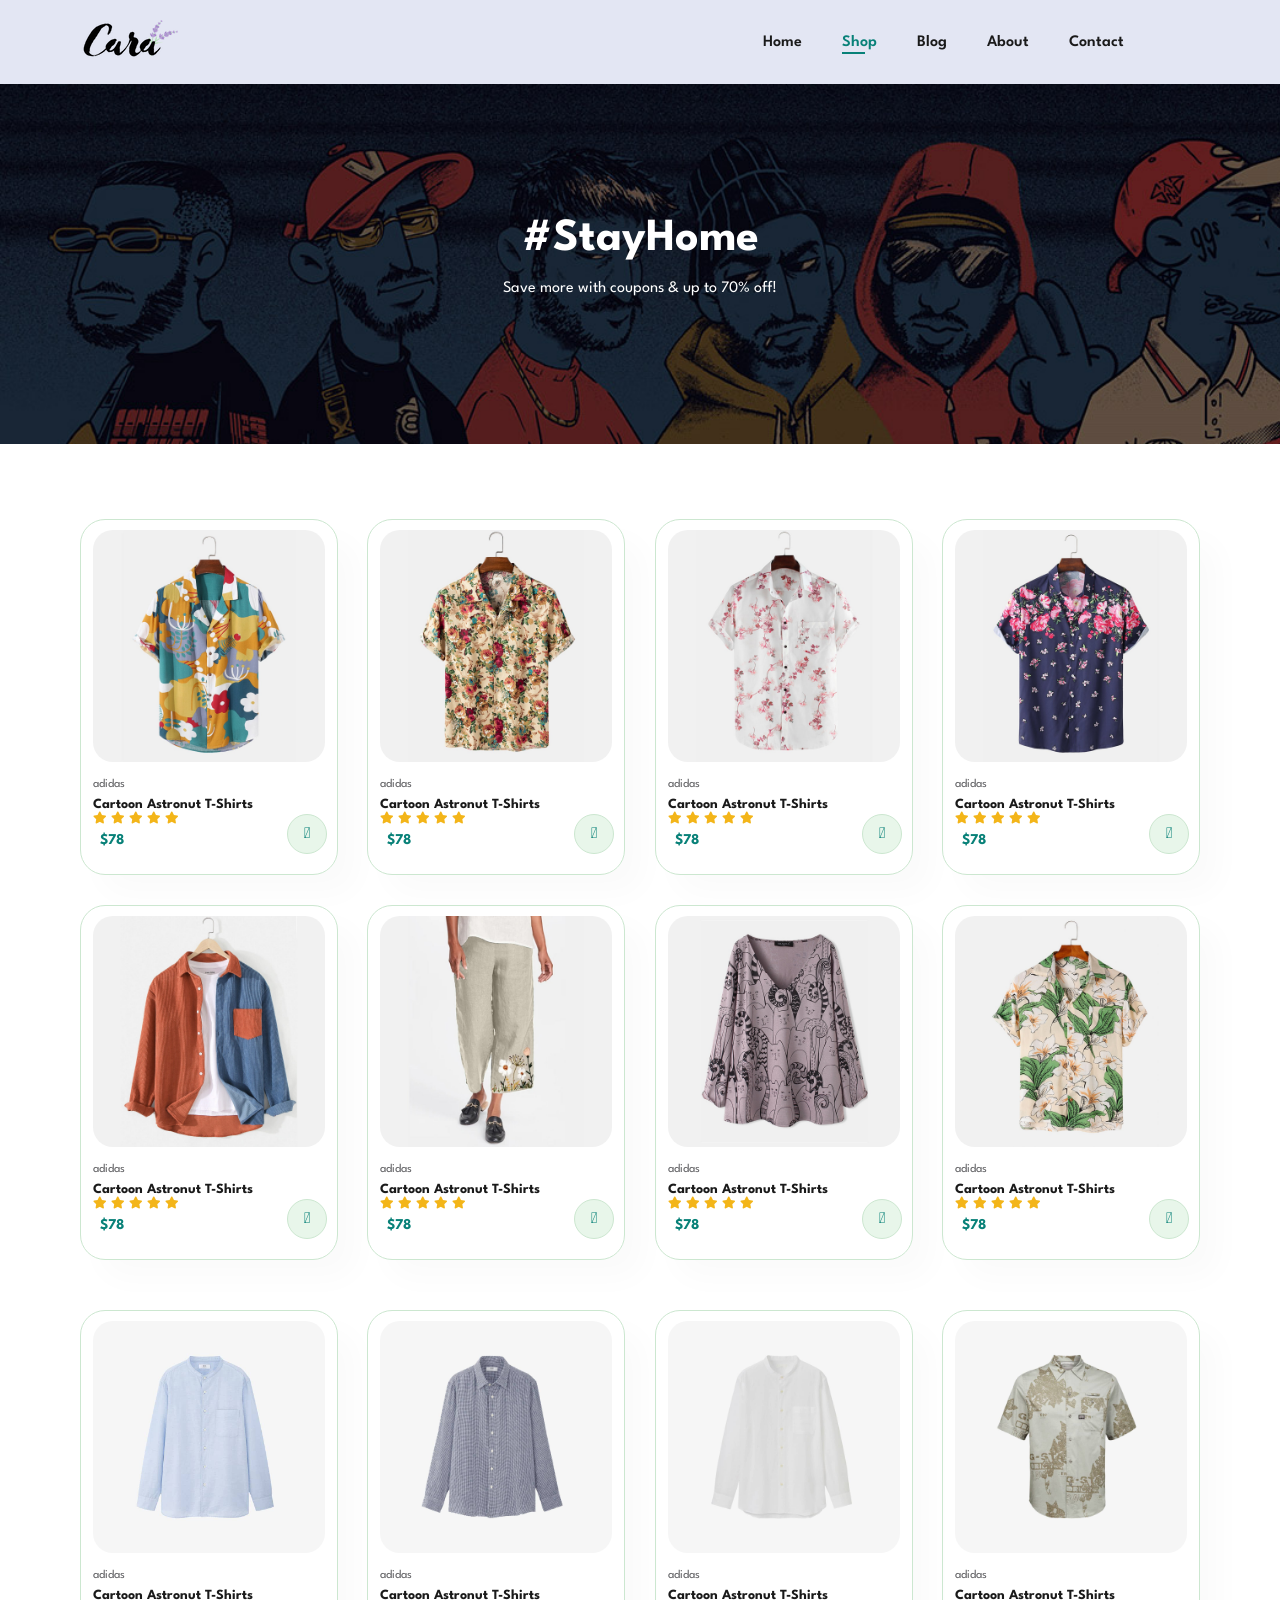
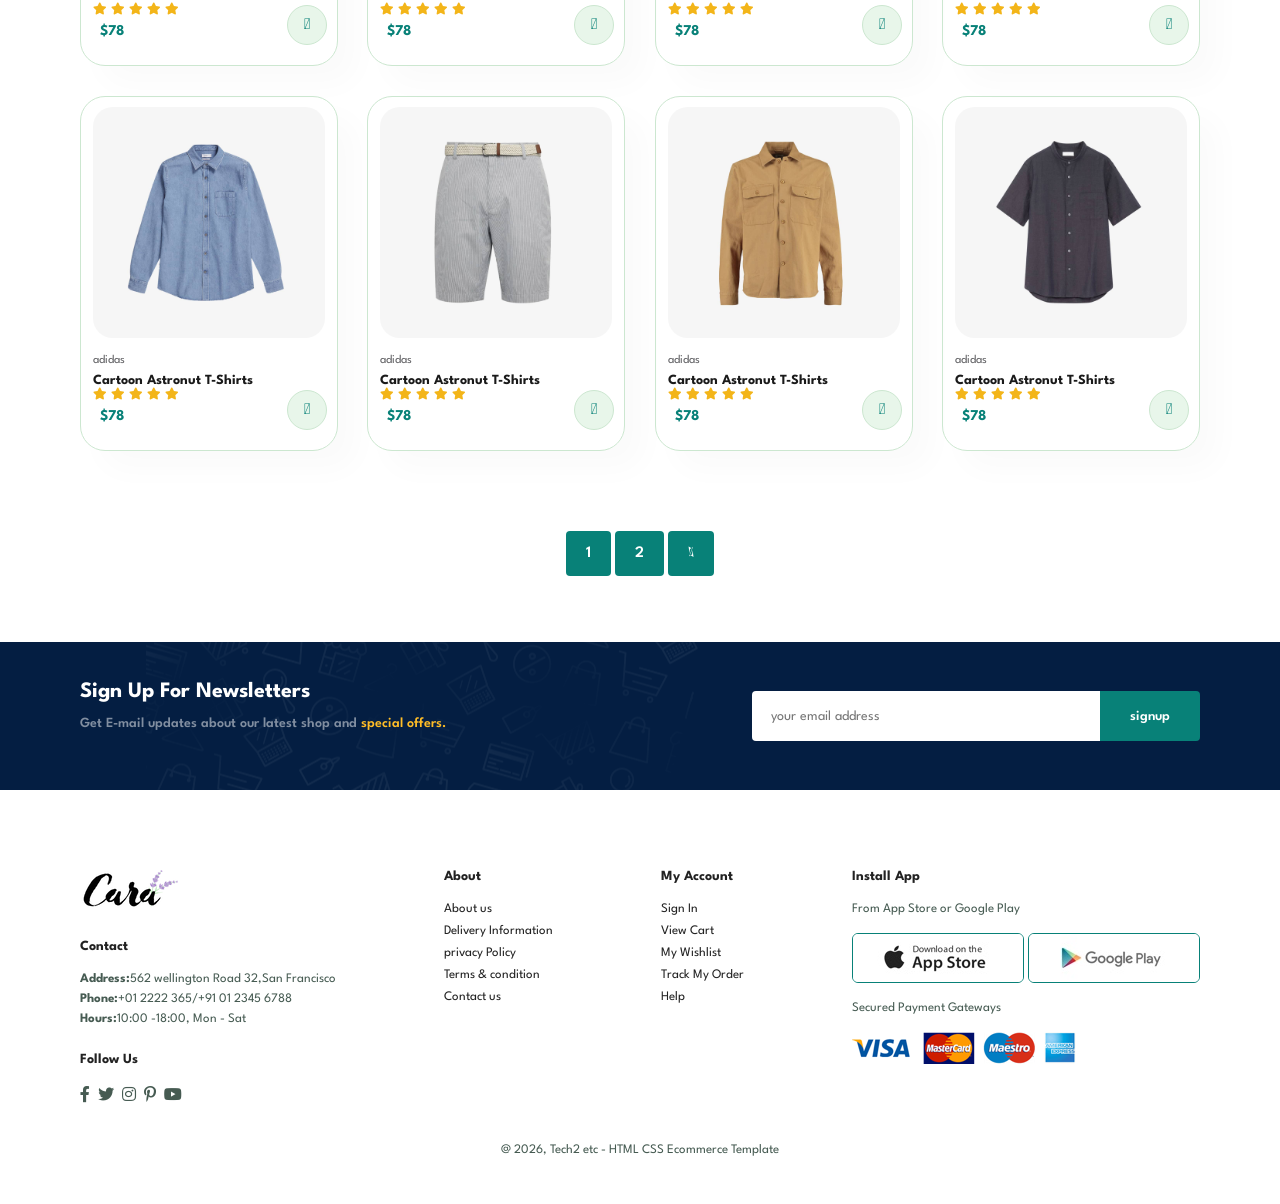
<file: Build-and-Deploy-Ecommerce-Website-main/shop.html>
<!DOCTYPE html>
<html lang="en">

    <head>
        <meta charset="UTF-8">
        <meta http-equiv="X-UA-Compatible" content="IE=edge">
        <meta name="viewport" content="width=device-width, initial-scale=1.0">
        <title>Tech2etc Ecommerce Tutorial</title>
        <link rel="stylesheet" href="https://pro.fontawesome.com/releases/v5.10.0/css/all.css" />

        <link rel="stylesheet" href="style.css">
    </head>

    <body>
        <section id ="header">
            <a href="#"><img src="img/logo.png" class="logo" alt=""></a>

            <div >
                <ul id="navbar">
                    <li><a href="index.html">Home</a></li>
                    <li><a class="active" href="shop.html">Shop</a></li>
                    <li><a href="blog.html">Blog</a></li>
                    <li><a href="about.html">About</a></li>
                    <li><a href="contact.html">Contact</a></li>
                    <li id="lg-bag"><a href="cart.html"><i class="far fa-shopping-bag"></i></a></li>
                    <a href="#" id="close"><i class="far fa-times"></i></a>
                </ul>
            </div>
            <div id="mobile">
                <a href="cart.html"><i class="far fa-shopping-bag"></i></a>
                <i id="bar" class="fas fa-outdent"></i>
            </div>
        </section>

        <section id="page-header">
            
            <h2>#StayHome</h2>
            
            <p>Save more with coupons & up to 70% off! </p>
            
        </section>
       
        <section id="product1" class="section-p1">
            
            <div class="pro-container">
                <div class="pro" onclick="window.location.href='sproduct.html';">
                    <img src="img/products/f1.jpg" alt="">
                    <div class="des">
                        <span>adidas</span>
                        <h5>Cartoon Astronut T-Shirts</h5>
                        <div class="star">
                            <i class="fas fa-star"></i>
                            <i class="fas fa-star"></i>
                            <i class="fas fa-star"></i>
                            <i class="fas fa-star"></i>
                            <i class="fas fa-star"></i>
                        </div>
                        <h4>$78</h4>
                    </div>
                    <a href="#"><i class="fal fa-shopping-cart cart"></i></a>
                </div>
                <div class="pro">
                    <img src="img/products/f3.jpg" alt="">
                    <div class="des">
                        <span>adidas</span>
                        <h5>Cartoon Astronut T-Shirts</h5>
                        <div class="star">
                            <i class="fas fa-star"></i>
                            <i class="fas fa-star"></i>
                            <i class="fas fa-star"></i>
                            <i class="fas fa-star"></i>
                            <i class="fas fa-star"></i>
                        </div>
                        <h4>$78</h4>
                    </div>
                    <a href="#"><i class="fal fa-shopping-cart cart"></i></a>
                </div>
                <div class="pro">
                    <img src="img/products/f4.jpg" alt="">
                    <div class="des">
                        <span>adidas</span>
                        <h5>Cartoon Astronut T-Shirts</h5>
                        <div class="star">
                            <i class="fas fa-star"></i>
                            <i class="fas fa-star"></i>
                            <i class="fas fa-star"></i>
                            <i class="fas fa-star"></i>
                            <i class="fas fa-star"></i>
                        </div>
                        <h4>$78</h4>
                    </div>
                    <a href="#"><i class="fal fa-shopping-cart cart"></i></a>
                </div>
                <div class="pro">
                    <img src="img/products/f5.jpg" alt="">
                    <div class="des">
                        <span>adidas</span>
                        <h5>Cartoon Astronut T-Shirts</h5>
                        <div class="star">
                            <i class="fas fa-star"></i>
                            <i class="fas fa-star"></i>
                            <i class="fas fa-star"></i>
                            <i class="fas fa-star"></i>
                            <i class="fas fa-star"></i>
                        </div>
                        <h4>$78</h4>
                    </div>
                    <a href="#"><i class="fal fa-shopping-cart cart"></i></a>
                </div>
                <div class="pro">
                    <img src="img/products/f6.jpg" alt="">
                    <div class="des">
                        <span>adidas</span>
                        <h5>Cartoon Astronut T-Shirts</h5>
                        <div class="star">
                            <i class="fas fa-star"></i>
                            <i class="fas fa-star"></i>
                            <i class="fas fa-star"></i>
                            <i class="fas fa-star"></i>
                            <i class="fas fa-star"></i>
                        </div>
                        <h4>$78</h4>
                    </div>
                    <a href="#"><i class="fal fa-shopping-cart cart"></i></a>
                </div>
                <div class="pro">
                    <img src="img/products/f7.jpg" alt="">
                    <div class="des">
                        <span>adidas</span>
                        <h5>Cartoon Astronut T-Shirts</h5>
                        <div class="star">
                            <i class="fas fa-star"></i>
                            <i class="fas fa-star"></i>
                            <i class="fas fa-star"></i>
                            <i class="fas fa-star"></i>
                            <i class="fas fa-star"></i>
                        </div>
                        <h4>$78</h4>
                    </div>
                    <a href="#"><i class="fal fa-shopping-cart cart"></i></a>
                </div>
                <div class="pro">
                    <img src="img/products/f8.jpg" alt="">
                    <div class="des">
                        <span>adidas</span>
                        <h5>Cartoon Astronut T-Shirts</h5>
                        <div class="star">
                            <i class="fas fa-star"></i>
                            <i class="fas fa-star"></i>
                            <i class="fas fa-star"></i>
                            <i class="fas fa-star"></i>
                            <i class="fas fa-star"></i>
                        </div>
                        <h4>$78</h4>
                    </div>
                    <a href="#"><i class="fal fa-shopping-cart cart"></i></a>
                </div>
                <div class="pro">
                    <img src="img/products/f2.jpg" alt="">
                    <div class="des">
                        <span>adidas</span>
                        <h5>Cartoon Astronut T-Shirts</h5>
                        <div class="star">
                            <i class="fas fa-star"></i>
                            <i class="fas fa-star"></i>
                            <i class="fas fa-star"></i>
                            <i class="fas fa-star"></i>
                            <i class="fas fa-star"></i>
                        </div>
                        <h4>$78</h4>
                    </div>
                    <a href="#"><i class="fal fa-shopping-cart cart"></i></a>
                </div>
          
            <div class="pro-container">
                <div class="pro">
                    <img src="img/products/n1.jpg" alt="">
                    <div class="des">
                        <span>adidas</span>
                        <h5>Cartoon Astronut T-Shirts</h5>
                        <div class="star">
                            <i class="fas fa-star"></i>
                            <i class="fas fa-star"></i>
                            <i class="fas fa-star"></i>
                            <i class="fas fa-star"></i>
                            <i class="fas fa-star"></i>
                        </div>
                        <h4>$78</h4>
                    </div>
                    <a href="#"><i class="fal fa-shopping-cart cart"></i></a>
                </div>
                <div class="pro">
                    <img src="img/products/n2.jpg" alt="">
                    <div class="des">
                        <span>adidas</span>
                        <h5>Cartoon Astronut T-Shirts</h5>
                        <div class="star">
                            <i class="fas fa-star"></i>
                            <i class="fas fa-star"></i>
                            <i class="fas fa-star"></i>
                            <i class="fas fa-star"></i>
                            <i class="fas fa-star"></i>
                        </div>
                        <h4>$78</h4>
                    </div>
                    <a href="#"><i class="fal fa-shopping-cart cart"></i></a>
                </div>
                <div class="pro">
                    <img src="img/products/n3.jpg" alt="">
                    <div class="des">
                        <span>adidas</span>
                        <h5>Cartoon Astronut T-Shirts</h5>
                        <div class="star">
                            <i class="fas fa-star"></i>
                            <i class="fas fa-star"></i>
                            <i class="fas fa-star"></i>
                            <i class="fas fa-star"></i>
                            <i class="fas fa-star"></i>
                        </div>
                        <h4>$78</h4>
                    </div>
                    <a href="#"><i class="fal fa-shopping-cart cart"></i></a>
                </div>
                <div class="pro">
                    <img src="img/products/n4.jpg" alt="">
                    <div class="des">
                        <span>adidas</span>
                        <h5>Cartoon Astronut T-Shirts</h5>
                        <div class="star">
                            <i class="fas fa-star"></i>
                            <i class="fas fa-star"></i>
                            <i class="fas fa-star"></i>
                            <i class="fas fa-star"></i>
                            <i class="fas fa-star"></i>
                        </div>
                        <h4>$78</h4>
                    </div>
                    <a href="#"><i class="fal fa-shopping-cart cart"></i></a>
                </div>
                <div class="pro">
                    <img src="img/products/n5.jpg" alt="">
                    <div class="des">
                        <span>adidas</span>
                        <h5>Cartoon Astronut T-Shirts</h5>
                        <div class="star">
                            <i class="fas fa-star"></i>
                            <i class="fas fa-star"></i>
                            <i class="fas fa-star"></i>
                            <i class="fas fa-star"></i>
                            <i class="fas fa-star"></i>
                        </div>
                        <h4>$78</h4>
                    </div>
                    <a href="#"><i class="fal fa-shopping-cart cart"></i></a>
                </div>
                <div class="pro">
                    <img src="img/products/n6.jpg" alt="">
                    <div class="des">
                        <span>adidas</span>
                        <h5>Cartoon Astronut T-Shirts</h5>
                        <div class="star">
                            <i class="fas fa-star"></i>
                            <i class="fas fa-star"></i>
                            <i class="fas fa-star"></i>
                            <i class="fas fa-star"></i>
                            <i class="fas fa-star"></i>
                        </div>
                        <h4>$78</h4>
                    </div>
                    <a href="#"><i class="fal fa-shopping-cart cart"></i></a>
                </div>
                <div class="pro">
                    <img src="img/products/n7.jpg" alt="">
                    <div class="des">
                        <span>adidas</span>
                        <h5>Cartoon Astronut T-Shirts</h5>
                        <div class="star">
                            <i class="fas fa-star"></i>
                            <i class="fas fa-star"></i>
                            <i class="fas fa-star"></i>
                            <i class="fas fa-star"></i>
                            <i class="fas fa-star"></i>
                        </div>
                        <h4>$78</h4>
                    </div>
                    <a href="#"><i class="fal fa-shopping-cart cart"></i></a>
                </div>
                <div class="pro">
                    <img src="img/products/n8.jpg" alt="">
                    <div class="des">
                        <span>adidas</span>
                        <h5>Cartoon Astronut T-Shirts</h5>
                        <div class="star">
                            <i class="fas fa-star"></i>
                            <i class="fas fa-star"></i>
                            <i class="fas fa-star"></i>
                            <i class="fas fa-star"></i>
                            <i class="fas fa-star"></i>
                        </div>
                        <h4>$78</h4> 
                    </div>
                    <a href="#"><i class="fal fa-shopping-cart cart"></i></a>
                </div>
            </div>
        </section>


        <section id="pagination" class="section-p1">
            <a href="#">1</a>
            <a href="#">2</a>
            <a href="#"><i class="fal fa-long-arrow-alt-right"></i></a>

        </section>

        <section id="newsletter" class="section-p1 section-m1">
            <div class="newstext">
                <h4>Sign Up For Newsletters</h4>
                <p>Get E-mail updates about our latest shop and <span>special offers.</span></p>
            </div>
            <div class="form">
                <input type="text" placeholder="your email address">
                <button class="normal">signup</button>
            </div>
        </section>

         <footer class="section-p1">
            <div class="col">
                <img class="logo" src="img/logo.png" alt="">
                <h4>Contact</h4>
                <p><strong>Address:</strong>562 wellington Road 32,San Francisco</p>
                <p><strong>Phone:</strong>+01 2222 365/+91 01 2345 6788</p>
                <p><strong>Hours:</strong>10:00 -18:00, Mon - Sat</p>
                <div class="follow">
                    <h4>Follow Us</h4>
                    <div class="icon">
                        <i class="fab fa-facebook-f"></i>
                        <i class="fab fa-twitter"></i>
                        <i class="fab fa-instagram"></i>
                        <i class="fab fa-pinterest-p"></i>
                        <i class="fab fa-youtube"></i>
                    </div>
                </div>
            </div>

            <div class="col">
                <h4>About</h4>
                <a href="#">About us</a>
                <a href="#">Delivery Information</a>
                <a href="#">privacy Policy</a>
                <a href="#">Terms & condition</a>
                <a href="#">Contact us</a>
            </div>
            <div class="col">
                <h4>My Account</h4>
                <a href="#">Sign In</a>
                <a href="#">View Cart</a>
                <a href="#">My Wishlist</a>
                <a href="#">Track My Order</a>
                <a href="#">Help</a>
            </div>

            <div class="col install">
                <h4>Install App</h4>
                <p>From App Store or Google Play</p>
                <div class="row">
                    <img src="img/pay/app.jpg" alt="">
                    <img src="img/pay/play.jpg" alt="">
                </div>
                <p>Secured Payment Gateways</p>
                <img src="img/pay/pay.png" alt="">
            </div>

            <div class="copyright">
                <p>@ 2026, Tech2 etc - HTML CSS Ecommerce Template</p>
            </div>
         </footer>

        <script src="script.js"></script>
    </body>

</html>
</file>
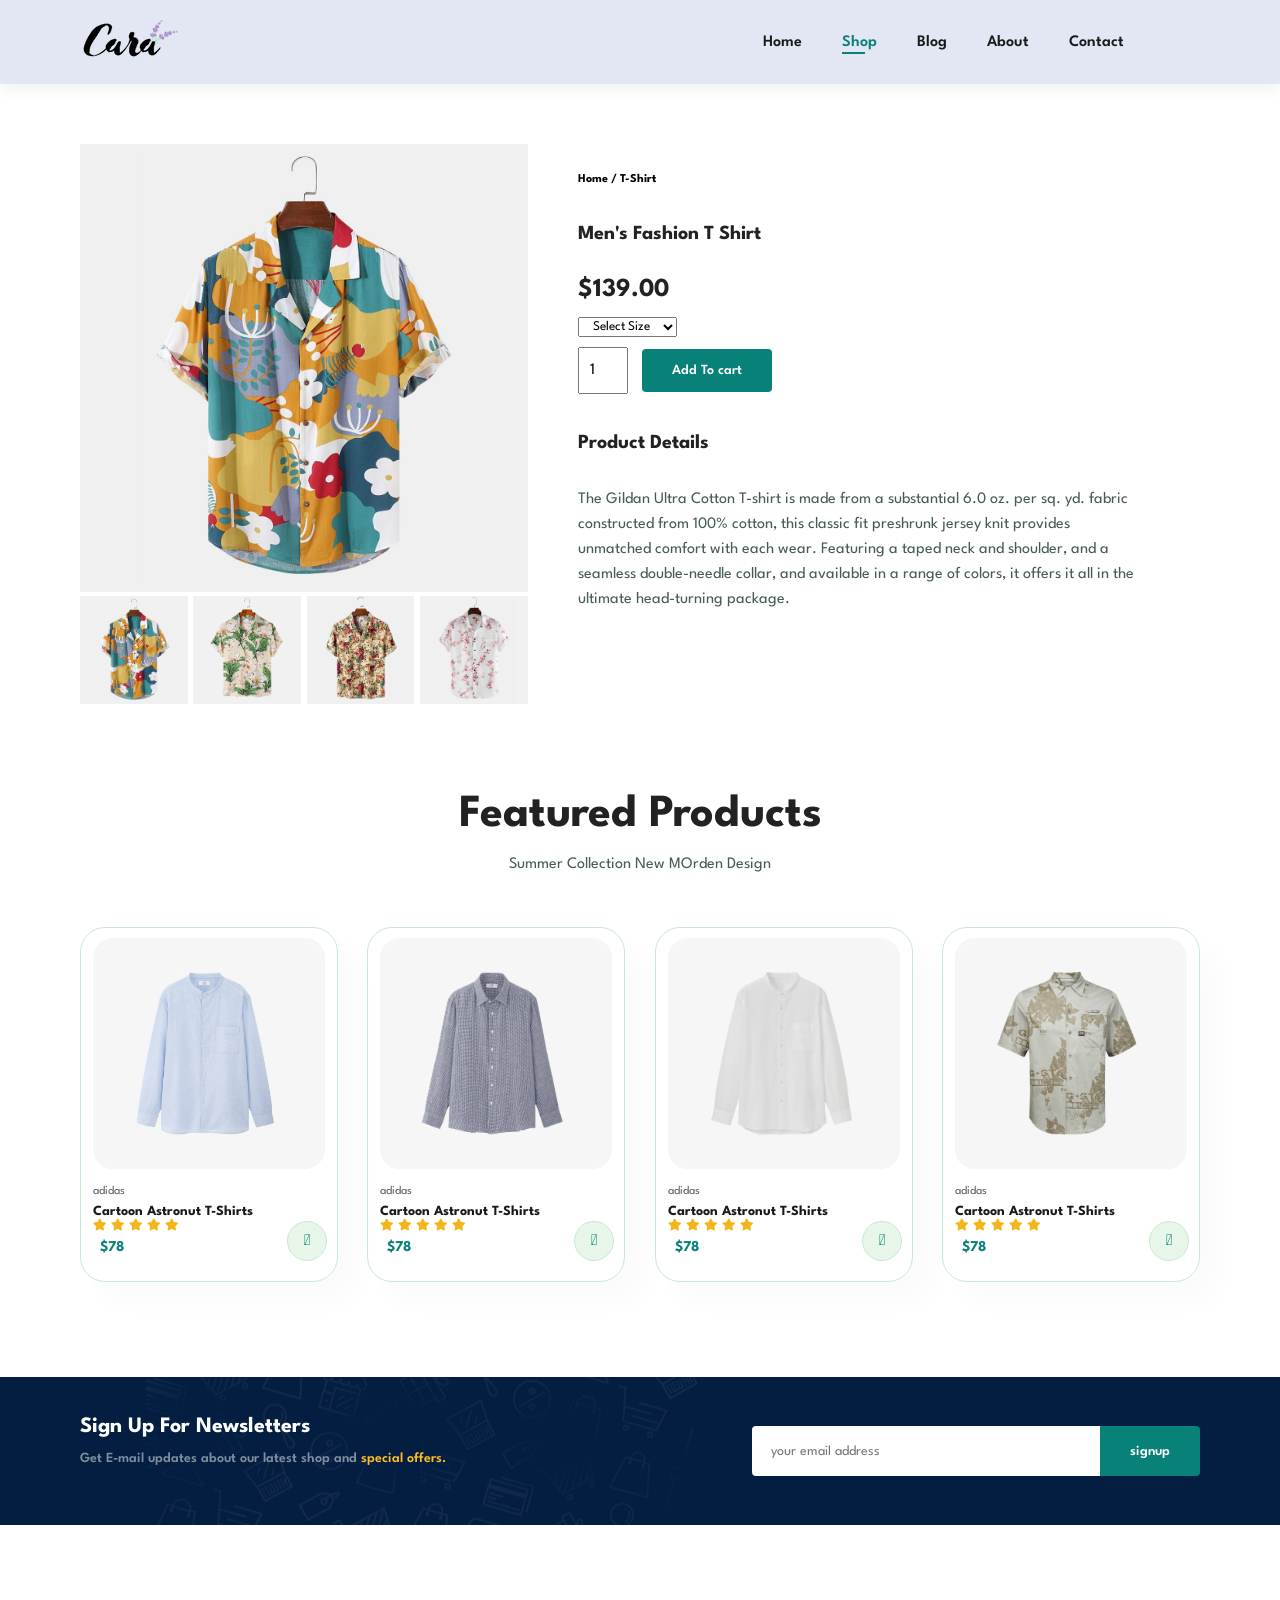
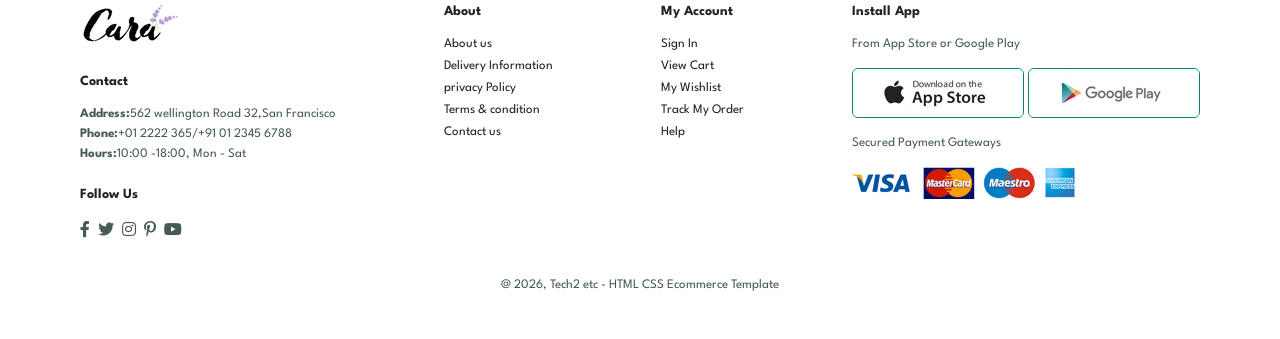
<file: Build-and-Deploy-Ecommerce-Website-main/sproduct.html>
<!DOCTYPE html>
<html lang="en">

    <head>
        <meta charset="UTF-8">
        <meta http-equiv="X-UA-Compatible" content="IE=edge">
        <meta name="viewport" content="width=device-width, initial-scale=1.0">
        <title>Tech2etc Ecommerce Tutorial</title>
        <link rel="stylesheet" href="https://pro.fontawesome.com/releases/v5.10.0/css/all.css" />

        <link rel="stylesheet" href="style.css">
    </head>

    <body>
        <section id ="header">
            <a href="#"><img src="img/logo.png" class="logo" alt=""></a>

            <div >
                <ul id="navbar">
                    <li><a href="index.html">Home</a></li>
                    <li><a class="active" href="shop.html">Shop</a></li>
                    <li><a href="blog.html">Blog</a></li>
                    <li><a href="about.html">About</a></li>
                    <li><a href="contact.html">Contact</a></li>
                    <li id="lg-bag"><a href="cart.html"><i class="far fa-shopping-bag"></i></a></li>
                    <a href="#" id="close"><i class="far fa-times"></i></a>
                </ul>
            </div>
            <div id="mobile">
                <a href="cart.html"><i class="far fa-shopping-bag"></i></a>
                <i id="bar" class="fas fa-outdent"></i>
            </div>
        </section>

        <section id="prodetails" class="section-p1">
            <div class="single-pro-image">
                <img src="img/products/f1.jpg" width="100%" id="MainImg" alt="">


                <div class="small-img-group">
                    <div class="small-img-col">
                        <img src="img/products/f1.jpg" width="100%" class="small-img" alt="">
                    </div>
                     <div class="small-img-col">
                        <img src="img/products/f2.jpg" width="100%" class="small-img" alt="">
                    </div>
                     <div class="small-img-col">
                        <img src="img/products/f3.jpg" width="100%" class="small-img" alt="">
                    </div>
                     <div class="small-img-col">
                        <img src="img/products/f4.jpg" width="100%" class="small-img" alt="">
                    </div>
                </div>
            </div>

            <div class="single-pro-details">
                <h6>Home / T-Shirt</h6>
                <h4>Men's Fashion T Shirt</h4>
                <h2>$139.00</h2>
                <select>
                    <option>Select Size</option>
                    <option>XL</option>
                    <option>XXL</option>
                    <option>SMALL</option>
                    <option>lARGE</option>
                </select>
                <input type="number" value="1">
                <button class="normal">Add To cart</button>
                <h4>Product Details</h4>
                <span><p>The Gildan Ultra Cotton T-shirt is made from a substantial 6.0 oz. per sq. yd. fabric constructed from 100% cotton, this classic fit preshrunk jersey knit provides unmatched comfort with each wear. Featuring a taped neck and shoulder, and a seamless double-needle collar, and available in a range of colors, it offers it all in the ultimate head-turning package.</p></span>
            </div>
        </section>
        <section id="product1" class="section-p1">
            <h2>Featured Products</h2>
            <p>Summer Collection New MOrden Design</p>
            <div class="pro-container">
                <div class="pro">
                    <img src="img/products/n1.jpg" alt="">
                    <div class="des">
                        <span>adidas</span>
                        <h5>Cartoon Astronut T-Shirts</h5>
                        <div class="star">
                            <i class="fas fa-star"></i>
                            <i class="fas fa-star"></i>
                            <i class="fas fa-star"></i>
                            <i class="fas fa-star"></i>
                            <i class="fas fa-star"></i>
                        </div>
                        <h4>$78</h4>
                    </div>
                    <a href="#"><i class="fal fa-shopping-cart cart"></i></a>
                </div>
                <div class="pro">
                    <img src="img/products/n2.jpg" alt="">
                    <div class="des">
                        <span>adidas</span>
                        <h5>Cartoon Astronut T-Shirts</h5>
                        <div class="star">
                            <i class="fas fa-star"></i>
                            <i class="fas fa-star"></i>
                            <i class="fas fa-star"></i>
                            <i class="fas fa-star"></i>
                            <i class="fas fa-star"></i>
                        </div>
                        <h4>$78</h4>
                    </div>
                    <a href="#"><i class="fal fa-shopping-cart cart"></i></a>
                </div>
                <div class="pro">
                    <img src="img/products/n3.jpg" alt="">
                    <div class="des">
                        <span>adidas</span>
                        <h5>Cartoon Astronut T-Shirts</h5>
                        <div class="star">
                            <i class="fas fa-star"></i>
                            <i class="fas fa-star"></i>
                            <i class="fas fa-star"></i>
                            <i class="fas fa-star"></i>
                            <i class="fas fa-star"></i>
                        </div>
                        <h4>$78</h4>
                    </div>
                    <a href="#"><i class="fal fa-shopping-cart cart"></i></a>
                </div>
                <div class="pro">
                    <img src="img/products/n4.jpg" alt="">
                    <div class="des">
                        <span>adidas</span>
                        <h5>Cartoon Astronut T-Shirts</h5>
                        <div class="star">
                            <i class="fas fa-star"></i>
                            <i class="fas fa-star"></i>
                            <i class="fas fa-star"></i>
                            <i class="fas fa-star"></i>
                            <i class="fas fa-star"></i>
                        </div>
                        <h4>$78</h4>
                    </div>
                    <a href="#"><i class="fal fa-shopping-cart cart"></i></a>
                </div>
            </div>
        </section>

        <section id="newsletter" class="section-p1 section-m1">
            <div class="newstext">
                <h4>Sign Up For Newsletters</h4>
                <p>Get E-mail updates about our latest shop and <span>special offers.</span></p>
            </div>
            <div class="form">
                <input type="text" placeholder="your email address">
                <button class="normal">signup</button>
            </div>
        </section>

         <footer class="section-p1">
            <div class="col">
                <img class="logo" src="img/logo.png" alt="">
                <h4>Contact</h4>
                <p><strong>Address:</strong>562 wellington Road 32,San Francisco</p>
                <p><strong>Phone:</strong>+01 2222 365/+91 01 2345 6788</p>
                <p><strong>Hours:</strong>10:00 -18:00, Mon - Sat</p>
                <div class="follow">
                    <h4>Follow Us</h4>
                    <div class="icon">
                        <i class="fab fa-facebook-f"></i>
                        <i class="fab fa-twitter"></i>
                        <i class="fab fa-instagram"></i>
                        <i class="fab fa-pinterest-p"></i>
                        <i class="fab fa-youtube"></i>
                    </div>
                </div>
            </div>

            <div class="col">
                <h4>About</h4>
                <a href="#">About us</a>
                <a href="#">Delivery Information</a>
                <a href="#">privacy Policy</a>
                <a href="#">Terms & condition</a>
                <a href="#">Contact us</a>
            </div>
            <div class="col">
                <h4>My Account</h4>
                <a href="#">Sign In</a>
                <a href="#">View Cart</a>
                <a href="#">My Wishlist</a>
                <a href="#">Track My Order</a>
                <a href="#">Help</a>
            </div>

            <div class="col install">
                <h4>Install App</h4>
                <p>From App Store or Google Play</p>
                <div class="row">
                    <img src="img/pay/app.jpg" alt="">
                    <img src="img/pay/play.jpg" alt="">
                </div>
                <p>Secured Payment Gateways</p>
                <img src="img/pay/pay.png" alt="">
            </div>

            <div class="copyright">
                <p>@ 2026, Tech2 etc - HTML CSS Ecommerce Template</p>
            </div>
         </footer>

         <script>
            var MainImg =document.getElementById("MainImg");
            var smallimg =document.getElementsByClassName("small-img");

            smallimg[0].onclick=function(){
                MainImg.src =smallimg[0].src;
            }
            smallimg[1].onclick=function(){
                MainImg.src =smallimg[1].src;
            }
            smallimg[2].onclick=function(){
                MainImg.src =smallimg[2].src;
            }
            smallimg[3].onclick=function(){
                MainImg.src =smallimg[3].src;
            }
         </script>

        <script src="script.js"></script>
    </body>

</html>
</file>
<file: Build-and-Deploy-Ecommerce-Website-main/style.css>
@import url("https://fonts.googleapis.com/css2?family=Spartan:wght@100;200;300;400;500;600;700;800;900&display=swap");
* {
  margin: 0;
  padding: 0;
  box-sizing: border-box;
  font-family: "Spartan", sans-serif;
}

html {
  scroll-behavior: smooth;
}

/* Global Styles */

h1 {
  font-size: 50px;
  line-height: 64px;
  color: #222;
}

h2 {
  font-size: 46px;
  line-height: 54px;
  color: #222;
}

h4 {
  font-size: 20px;
  color: #222;
}

h6 {
  font-weight: 700;
  font-size: 12px;
}

p {
  font-size: 16px;
  color: #465b52;
  margin: 15px 0 20px 0;
}

.section-p1 {
  padding: 40px 80px;
}

.section-m1 {
  margin: 40px 0;
}
button.normal{
  font-size: 14px;
  font-weight: 600;
  padding: 15px 30px;
  color: #000;
  background-color: #fff;
  cursor: pointer;
  border-radius: 4px;
  border: none;
  outline: none;
  transition: 0.2s;
}

body {
  width: 100%;
}
/*  HEADER START */

#header{
      display: flex;
      align-items: center;
      justify-content: space-between;
      padding: 20px 80px;
      background: #e3e6f3;
      box-shadow: 0 5px 15px rgb(0,0,0,0.06);
      z-index: 999;
      position: sticky;
      top: 0;
      left: 0;
      
}
#navbar{
  display: flex;
  align-items: center;
  justify-content: center;
  
}

#navbar li{
  list-style: none;
  padding: 0px 20px;
  position: relative;
}
#navbar li a{
  text-decoration: none;
  font-size: 16px;
  font-weight: 600;
  color: #1a1a1a;
  transition: 0.03s ease;
}
#navbar li a:hover,
#navbar li a.active{
  color: #088178;
}
#navbar li a.active::after,
#navbar li a:hover::after{
  content: "";
  width: 30%;
  height: 2px;
  background: #088178;
  position: absolute;
  bottom: -4px;
  left: 20px;
}
#mobile{
  display: none;
  align-items: center;
}
#close{
  display: none;
}
/* HOME PAGE */
#hero {
  background-image: url("img/hero4.png");
  height: 90vh;
  width: 100%;
  background-size: cover;
  background-position: top 25% right 0;
  display: flex;
  flex-direction: column;
  padding: 0 80px;
  align-items: flex-start;
  justify-content: center;
}
#hero h4{
  padding-bottom: 15px;
}
#hero h1{
  color: #088178;
}
#hero button{
  background-image: url("img/button.png");
  background-color: transparent;
  color: #088178;
  border: 0;
  padding: 14px 80px 14px 65px;
  background-repeat: no-repeat;
  cursor: pointer;
  font-weight: 700;
  font-size: 15px;
}
#feature{
  display: flex;
  align-items: center;
  justify-content: space-between;
  flex-wrap: wrap;
}

#feature .fe-box{
  width: 180px;
  text-align: center;
  padding: 25px 15px;
  box-shadow: 20px 20px 34px rgba(0, 0,0,0.03);
  border: 1px solid #cce7d0 ;
  border-radius: 4px;
  margin: 15px 0;
}
#feature .fe-box img{
  width: 100%;
  margin-bottom: 10px;
}

#feature .fe-box:hover{
  box-shadow: 10px 10px 54px rgba(70, 62,221,0.1);
}
#feature .fe-box h6{
  display: inline-block;
  padding: 9px 8px 6px 8px;
  line-height: 1;
  border-radius: 4px;
  color: #088178;
  background-color: #fddde4;
}
#feature .fe-box:nth-child(2) h6{
  background-color: #cdebbc;
}
#feature .fe-box:nth-child(3) h6{
  background-color: #cdd4f8;
}
#feature .fe-box:nth-child(4) h6{
  background-color: #d1e8f2;
}
#feature .fe-box:nth-child(5) h6{
  background-color: #f6dbf8;
}
#feature .fe-box:nth-child(6) h6{
  background-color: #fff2e5;
}
#product1 .pro-container{
  display: flex;
  justify-content: space-between;
  flex-wrap: wrap;
  padding-top: 20px;
}
#product1 {
  text-align: center;
}
#product1 .pro{
   width: 23%;
   min-width: 250px;
   padding: 10px 12px;
   border: 1px solid #cce7d0;
   border-radius: 25px;
   cursor: pointer;
   box-shadow: 20px 20px 30px rgba(0, 0,0,0.02);
   margin: 15px 0;
   transition: 0.2s ease;
   position: relative;
}
#product1 .pro:hover{
   box-shadow: 20px 20px 30px rgba(0, 0,0,0.06);
}
#product1 .pro img{
  width: 100%;
  border-radius: 20px;
}
#product1 .pro .des{
  text-align: start;
  padding: 10px 0;
}
#product1 .pro .des span{
  color: #606063;
  font-size: 12px;
}
#product1 .pro .des h5{
  padding-top: 7px;
  color: #1a1a1a;
  font-size:14px ;
}
#product1 .pro .des i{
  font-size: 12px;
  color: rgb(243,181, 25);
}
#product1 .pro .des h4{
  padding: 7px;
  font-size: 15px;
  font-weight: 700;
  color: #088178;
}
#product1 .pro .cart{
  width: 40px;
  height: 40px;
  line-height: 40px;
  border-radius: 50px;
  background-color: #e8f6ea;
  font-weight: 500;
  color: #088178;
  border: 1px solid #cce7d0;
  position: absolute;
  bottom: 20px;
  right: 10px;
}
#banner{
  display: flex;
  flex-direction: column;
  justify-content: center;
  align-items: center;
  text-align: center;
  background-image: url(img/banner/b2.jpg);
  width: 100%;
  height: 40vh;
  background-size: cover;
  background-position: center ;
}
#banner h4{
  color: #fff;
  font-size: 16px;
}

#banner h2{
  color: #fff;
  font-size: 30px;
  padding: 10px 0;
}
#banner h2  span{
  color: #ef3636;
}
#banner button:hover{
  background-color: #088178;
  color: #fff;
}
#newarrivals{
  display: flex;
  flex-direction: column;
  justify-content: center;
  align-items: center;
  text-align: center;
  padding-bottom: 20px;
}
#sm-banner{
  display: flex;
  justify-content: space-between;
  flex-wrap: wrap;
}
#sm-banner .banner-box{
  display: flex;
  flex-direction: column;
  justify-content: center;
  align-items: flex-start;
  background-image: url(img/banner/b17.jpg);
  min-width: 580px;
  height: 50vh;
  background-size: cover;
  background-position: center ;
  padding: 30px;
}
#sm-banner .banner-box2{
  background-image: url(img/banner/b10.jpg);
}
#sm-banner h4{
  color: #fff;
  font-size: 20px ;
  font-weight: 300;
}
#sm-banner h2{
  color: #fff;
  font-size: 28px ;
  font-weight: 800;
}
#sm-banner span{
  color: #fff;
  font-size: 14px ;
  font-weight: 500;
  padding-bottom: 15px;
}
button.white{
  font-size: 13px;
  font-weight: 600;
  padding: 11px 18px;
  color: #fff;
  background-color: transparent;
  cursor: pointer;
  border: 1px solid #fff;
  outline: none;
  transition: 0.2s;
}
#sm-banner .banner-box:hover button{
  background: #088178;
  border: 1px solid #088178;
}
#banner3{
  display: flex;
  justify-content: space-between;
  flex-wrap: wrap;
  padding: 0 80px;
}
#banner3  .banner-box{
  display: flex;
  flex-direction: column;
  justify-content: center;
  align-items: flex-start;
  background-image: url(img/banner/b7.jpg);
  min-width: 30%;
  height: 30vh;
  background-size: cover;
  background-position: center ;
  padding: 20px;
  margin-bottom: 20px;
}
#banner3 .banner-box2{
  background-image: url(img/banner/b4.jpg);
}
#banner3 .banner-box3{
  background-image: url(img/banner/b18.jpg);
}

#banner3 h2{
  color: #fff;
  font-weight: 900;
  font-size: 22px;
}
#banner3 h3{
  color: #ec544e;
  font-weight: 800;
  font-size: 15px;
}
#newsletter {
  display: flex;
  justify-content: space-between;
  flex-wrap: wrap;
  align-items: center;
  background-image: url("img/banner/b14.png");
  background-repeat: no-repeat;
  background-position: 20% 30%;
  background-color: #041e42;
}
#newsletter h4{
  font-size: 22px;
  font-weight:700;
  color: #fff;
}
#newsletter p{
  font-size: 14px;
  font-weight:600;
  color: #818ea0;
}
#newsletter p span{
 color: #ffbd27;
}
#newsletter .form{
  display: flex;
  width: 40%;
}

#newsletter input{
  height: 3.125rem;
  padding:0 1.25em;
  font-size: 14px;
  width: 100%;
  border:1px solid transparent;
  border-radius: 4px;
  outline: none;
  border-top-right-radius: 0;
  border-bottom-right-radius: 0;
}
#newsletter button{
  background-color: #088178;
  color: #fff;
  white-space: nowrap;
  border-top-left-radius: 0;
  border-bottom-left-radius: 0;
}
footer{
  display: flex;
  flex-wrap: wrap;
  justify-content: space-between;
}
footer .col{
  display: flex;
 flex-direction: column;
  align-items: flex-start;
  margin-bottom: 20px;
}
footer .logo{
  margin-bottom: 30px;
}
footer h4{
  font-size: 14px;
  padding-bottom: 20px;
}
footer p{
  font-size: 13px;
  margin: 0 0 8px 0;
}
footer a{
  font-size: 13px;
  text-decoration: none;
  color: #222;
  margin-bottom: 10px;
}
footer .follow{
  margin-top: 20px;
}
footer .follow i{
  color: #465b52;
  padding-right: 4px;
  cursor: pointer;
}
footer .install .row img{
  border: 1px solid #088178;
  border-radius: 6px;

}
footer .install img{
  margin: 10px 0 15px 0;
}
footer .follow i:hover,
footer a:hover{
  color: #088178;
}

footer .copyright{
  width: 100%;
  text-align: center;
  margin-top: 20px;
}

/* Shop page */
#page-header{
  background-image: url("img/banner/b1.jpg");
  width: 100%;
  height: 40vh;
  background-size: cover;
  display: flex;
  justify-content: center;
  text-align: center;
  flex-direction: column;
  padding: 14px;
}
#page-header h2,
#page-header p{
  color: #fff;
}
#pagination{
  text-align: center;
}
#pagination a{
  text-decoration: none;
  background-color: #088178;
  padding: 15px 20px;
  border-radius: 4px;
  color: #fff;
  font-weight: 600;
}
#pagination a i{
  font-size: 16px;
  font-weight: 600;
}

/* single product */

#prodetails{
  display: flex;
  margin-top: 20px;
}

#prodetails .single-pro-image{
   width: 40%;
   margin-right: 50px;
}
.small-img-group{
  display: flex;
  justify-content: space-between;
}
.small-img-col{
  flex-basis: 24%;
  cursor:pointer;
}

#prodetails .single-pro-details{
  width: 50%;
  padding-top:30px;
}
#prodetails .single-pro-details h4{
  padding: 40px 0 20px 0;
}
#prodetails .single-pro-details h2{
  font-size: 26px;
}
#prodetails .single-pro-details select{
  display: block;
  padding: 2px 10px;
  margin-bottom:10px;
}
#prodetails .single-pro-details input{
  width: 50px;
  height: 47px;
  padding-left: 10px;
  font-size: 16px;
  margin-right: 10px;
}

#prodetails .single-pro-details input:focus{
  outline: none;
}
#prodetails .single-pro-details button{
  background: #088178;
  color: #fff;
}
#prodetails .single-pro-details span{
  line-height:25px;
}

/* blog page  */

#page-header.blog-header{
  background-image: url("img/banner/b19.jpg");
}

#blog{
  padding: 150px 150px 0 150px;
}
#blog .blog-box{
    display: flex;
    align-items: center;
    width: 100%;
    position: relative;
    padding-bottom: 90px;
}
#blog .blog-img{
  width: 50%;
  margin-right: 40px;
}
#blog img{
  width: 100%;
  height: 300px;
  object-fit: cover;
}
#blog .blog-details{
  width: 50%;
}
#blog .blog-details a{
  text-decoration: none;
  font-size: 11px;
  color: #000;
  font-weight: 700;
  position: relative;
  transition: 0.3s;
}
#blog .blog-details a::after{
  content: "";
  width: 50px;
  height: 1px;
  background-color: #000;
  position: absolute;
  top:4px;
  right: -60px;
}
#blog .blog-details a:hover{
  color: #088178;
}
#blog .blog-details a:hover::after{
  background-color: #088178;
}
#blog .blog-box h1{
  position: absolute;
  top: -40px;
  left: 0;
  font-size: 70px;
  font-weight: 700;
  color: #c9cbce;
  z-index: -9;
}

/* about page */
#page-header.about-header{
  background-image: url(img/about/banner.png);
}
#about-head{
  display: flex;
  align-items: center;
}
#about-head img{
  width: 50%;
  height: auto;
}
#about-head div{
  padding-left: 40px;
}
#about-app{
  text-align: center;
}
#about-app .video{
  width: 70%;
  height: 100%;
  margin: 30px auto 0 auto;
}
#about-app .video video{
  height: 100%;
  width: 100%;
  border-radius: 20px;
}

/* contact page  */
#contact-details{
  display: flex;
  align-items: center;
  justify-content: space-between;
}
#contact-details .details{
  width: 40%;
}
#contact-details .details span{
  font-size: 12px;
}
#contact-details .details h2{
  font-size: 26px;
  line-height: 35px;
  padding: 20px 0;
}
#contact-details .details h3{
  font-size: 16px;
  padding-bottom: 15px;
}
#contact-details .details li{
  list-style: none;
  display: flex;
  padding: 10px 0;
}
#contact-details .details li i{
  font-size:14px ;
  padding-right: 22px;
}
#contact-details .details li p{
  margin: 0;
  font-size: 14px;
}
#contact-details .map{
  width: 55%;
  height: 400px;
}
#contact-details .map iframe{
  width: 100%;
  height: 100%;
}
#form-details{
  display: flex;
  justify-content: space-between;
  margin: 30px;
  padding: 80px;
  border: 1px solid #e1e1e1;
}
#form-details form{
  width: 65%;
  display: flex;
  flex-direction: column;
  align-items: flex-start;
}
#form-details form span{
  font-size: 12px;
}
#form-details form h2{
  font-size: 26px;
  line-height: 35px;
  padding: 20px 0;
}
#form-details form input,
#form-details form textarea{
  width: 100%;
  padding: 12px 15px;
  outline: none;
  margin-bottom: 20px;
  border: 1px solid #e1e1e1;
}
#form-details form button{
  background-color: #088178;
  color: #fff;
}
#form-details .people div{
  padding-bottom: 25px;
  display: flex;
  align-items: flex-start;
}
#form-details .people div img{
  width: 65px;
  height:65px;
  object-fit: cover;
  margin-right: 15px;
}
#form-details .people div p{
  margin: 0;
  font-size: 13px;
  line-height: 25px;
}
#form-details .people div span{
  display: block;
  font-size: 16px;
  font-weight: 600;
  color: #000;
}

/* cart page  */
#cart{
  overflow-x:auto ;
}

#cart table{
  width: 100%;
  border-collapse: collapse;
  table-layout: fixed;
  white-space: nowrap;
}
#cart table img{
  width: 70px;
}

#cart table td:nth-child(1){
  width: 100px;
  text-align: center;
}
#cart table td:nth-child(2){
  width: 150px;
  text-align: center;
}
#cart table td:nth-child(3){
  width: 250px;
  text-align: center;
}
#cart table td:nth-child(4),
#cart table td:nth-child(5),
#cart table td:nth-child(6){
  width: 150px;
  text-align: center;
}
#cart table td:nth-child(5) input{
  width: 70px;
  padding: 10px 5px 10px 15px;
}
#cart table thead{
  border: 1px solid #e2e9e1;
  border-left: none;
  border-right: none;
}
#cart table thead td{
  font-weight: 700;
  text-transform: uppercase;
  font-size: 13px;
  padding: 18px 0;
}
#cart table tbody tr td{
  padding-top: 15px;
}
#cart table tbody td{
  font-size: 13px;
}

#cart-add {
  display: flex;
  flex-wrap: wrap;
  justify-content: space-between;
}
#coupon{
  width: 50%;
  margin-bottom: 30px;
}
#coupon h3,
#subtotal h3{
  padding-bottom: 15px;
}
#coupon input{
  padding: 10px 20px ;
  outline: none;
  width: 60%;
  margin-right: 10px;
  border: 1px solid #e2e9e1;
}
#coupon button,
#subtotal button{
  background-color: #088178;
  color: #fff;
  padding: 12px 20px;
}

#subtotal {
  width: 50%;
  margin-bottom: 30px;
  border: 1px solid #e2e9e1;
  padding: 30px;
}
#subtotal table{
  border-collapse: collapse;
  width: 100%;
  margin-bottom: 20px;
}
#subtotal table td{
  width: 50%;
  border: 1px solid #e2e9e1;
  padding: 10px;
  font-size:13px;
}

/* Start media query */
@media(max-width:799px){
  .section-p1{
    padding:40px 40px ;
  }
#navbar{
    display: flex;
    flex-direction: column;
    align-items: flex-start;
    justify-content: flex-start;
    position: fixed;
    top: 0;
    right: -300px;
    height: 100vh;
    width: 300px;
    background-color: #e3e6f3;
    box-shadow: 0 40px 60px rgba(0, 0,0,0.01);
    padding: 80px 0 0 10px;
    transition: 0.3s;
}
#navbar.active{
  right: 0px;
}
#navbar li{
  margin-bottom: 25px;
}
#mobile{
  display: flex;
  align-items: center;
}
#mobile i{
  color: #1a1a1a;
  font-size: 24px;
  padding-left: 20px;
}
#close{
  display: initial;
  position: absolute;
  top: 30px;
  left: 30px;
  color: #222;
  font-size: 24px;
}
#lg-bag{
  display: none;
}
#hero {
  
    height: 70vh;
    padding: 0px 80px;
    background-position: top 30% right 30%;
}
#feature {
  justify-content: center;
}
#feature .fe-box {
   margin: 15px 15px;
}
#product1 .pro-container {
    justify-content: center;
    
}
#product1 .pro {
   
    margin: 15px;
    
}
#banner {
    
    height: 20vh;
}
#sm-banner .banner-box {
  
    min-width: 100%;
    height: 30vh;   
}
#banner3 {
    
    padding: 0 40px;
}
#banner3  .banner-box {
    
    width: 28%;
}   
#newsletter .form {
    width: 70%;
}

/* contact page  */
#form-details {
    padding: 40px;
}
#form-details form {
    width: 50%;
}
}
@media(max-width:477px) {
  #header {
    padding: 10px 30px;  
}
#hero {
    padding: 0px 20px;
    background-position: 55%;
}
h2 {
    font-size: 32px; 
}
h1 {
    font-size: 38px;
}
.section-p1 {
    padding: 20px 20px;
}
#feature .fe-box {
    width: 155px;
    margin: 0 0 15px 0;
}
#feature {
    justify-content: space-between;
}
#product1 .pro {
    width: 100%;
}
#banner {
    height: 40vh;
}
#sm-banner .banner-box {
    height: 40vh;
}
#sm-banner .banner-box2 {
    margin-top: 20px;
}
#banner3 {
    padding: 0 20px;
}
#banner3  .banner-box {
    width: 100%;
}
#newsletter .form {
    width: 100%;
}
#newsletter {
    padding: 40px 20px;
}
/* single product */
#prodetails {
    display: flex;
    flex-direction: column;
}
#prodetails .single-pro-image {
    width: 100%;
    margin-right: 0px;
}
#prodetails .single-pro-details {
    width: 100%;
}
/* blog page  */

#blog {
    padding: 100px 20px 0 20px;
}
#blog .blog-box {
    display: flex;
    flex-direction: column;
    align-items: flex-start;
}
#blog .blog-img {
    width: 100%;
    margin-right: 0;
    margin-bottom: 30px;
}
#blog .blog-details {
    width: 100%;
}

/* about page  */
#about-head {
    flex-direction: column;
}

#about-head img {
    width: 100%;
    margin-bottom: 20px;
}
#about-head div {
    padding-left: 0px;
}
#about-app .video {
    width: 100%;
}
/* contact page  */
#contact-details {
    flex-direction: column;  
}
#contact-details .details {
    width: 100%;
    margin-bottom: 30px;
}
#contact-details .map {
    width: 100%;
}
#form-details {
    
    margin: 10px;
    padding: 30px 10px;
    flex-wrap: wrap;
}
#form-details form {
    width: 100%;
    margin-bottom: 30px;
}
/* cart page  */
#cart-add {
    flex-direction: column;
}
#coupon {
    width: 100%;
}
#subtotal {
    width: 100%;
    padding: 20px;
   
}
}
</file>
